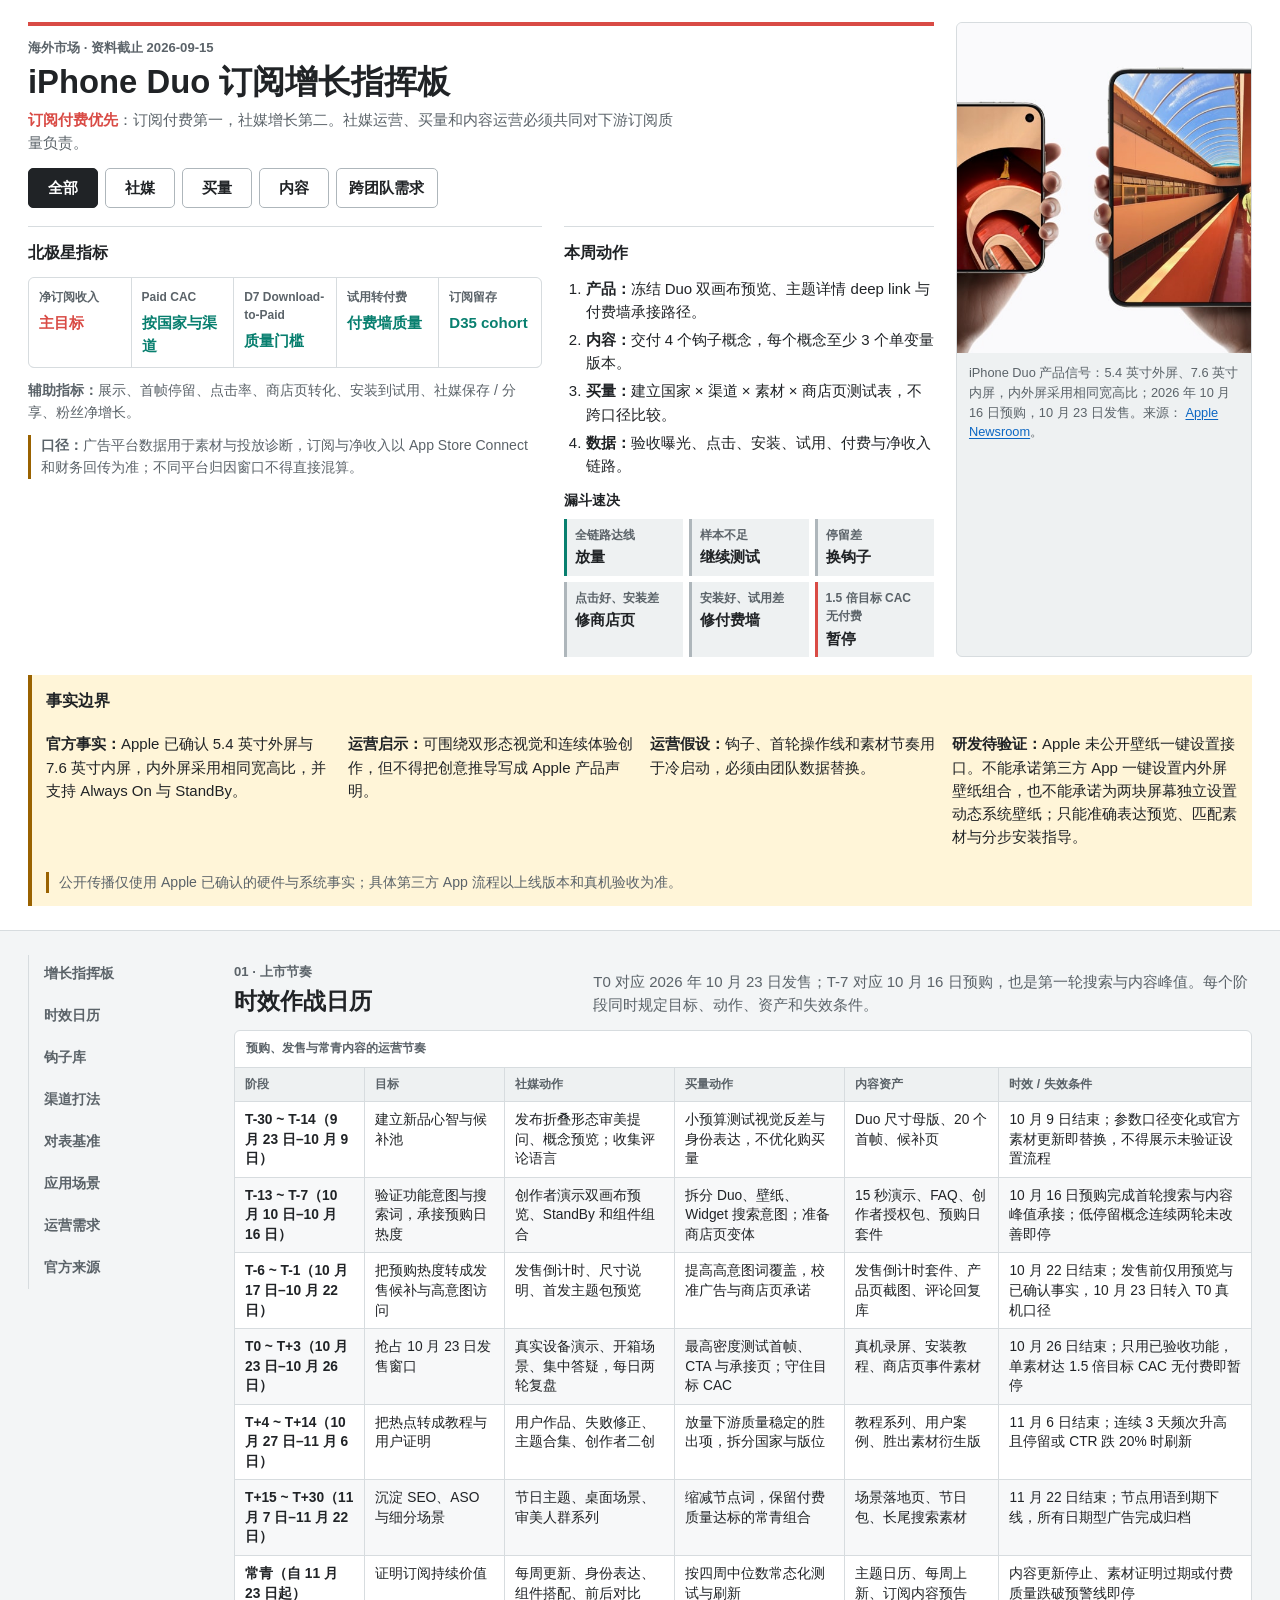
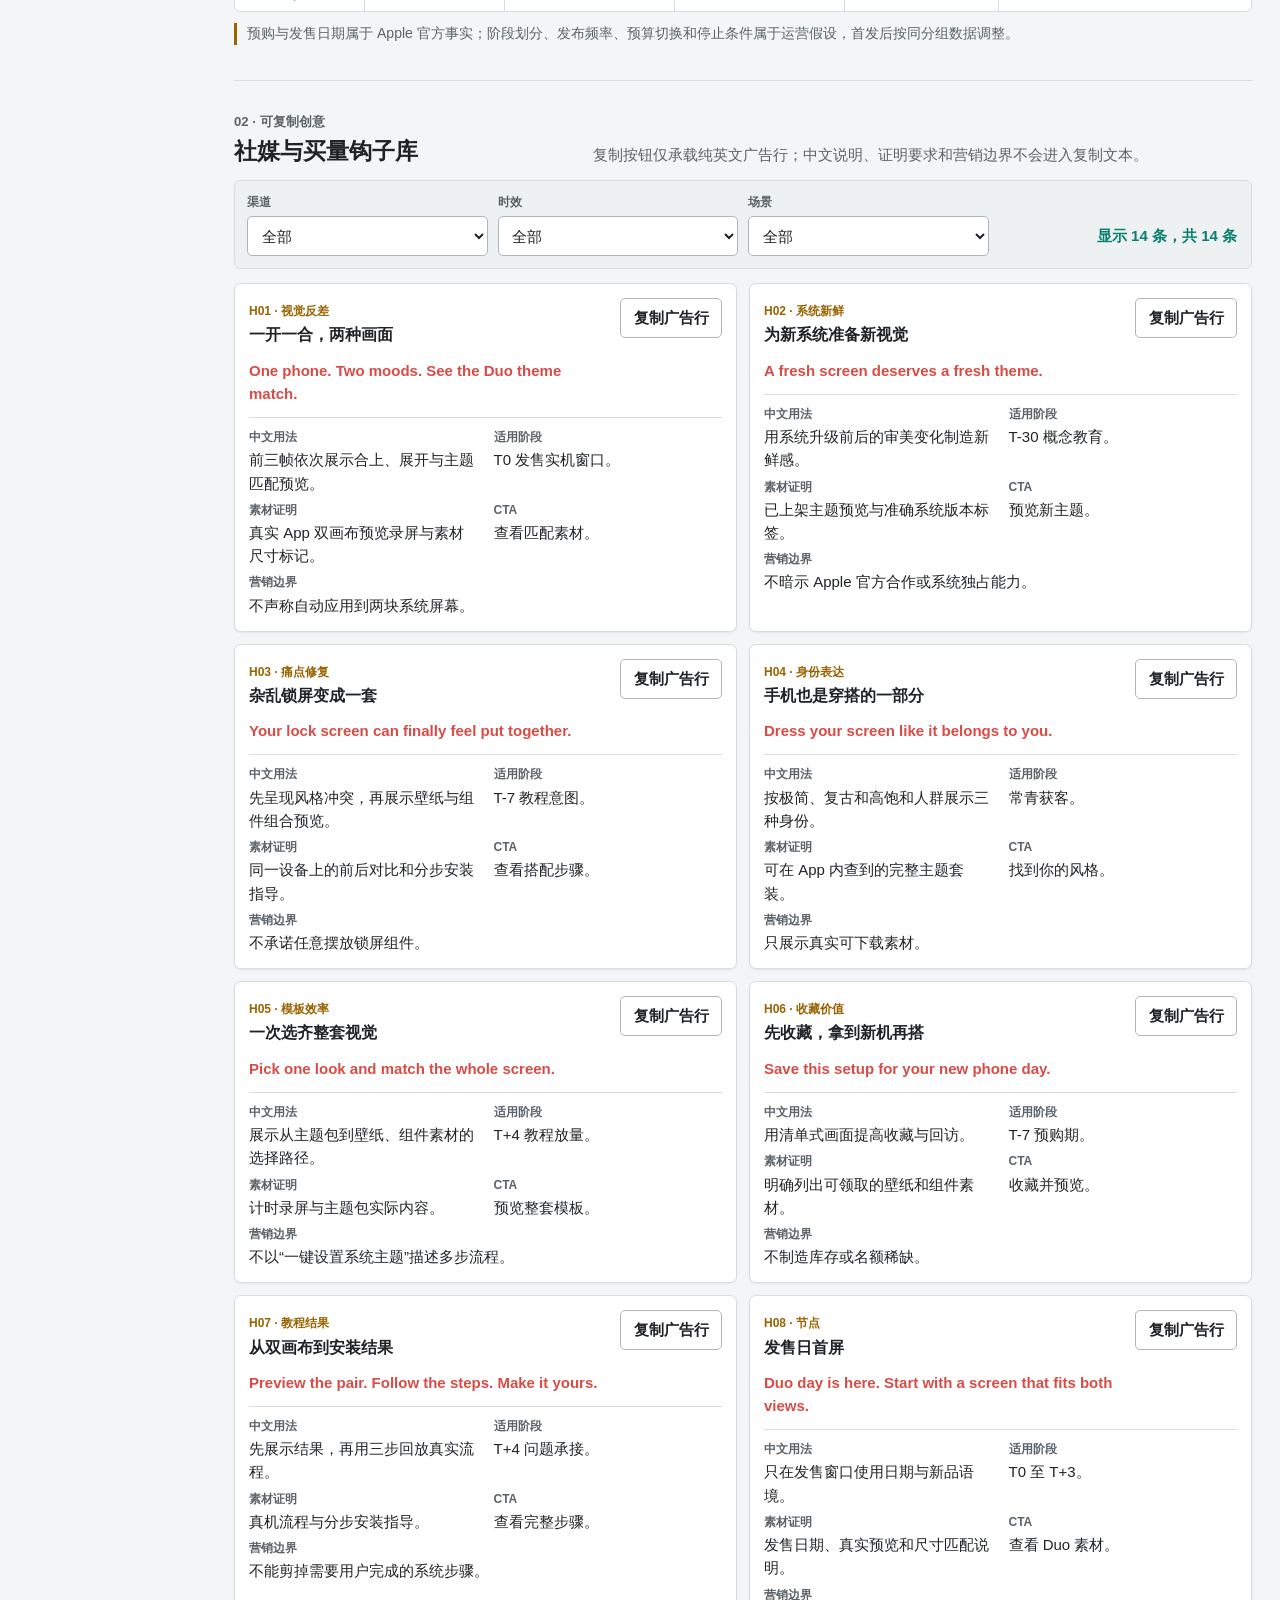
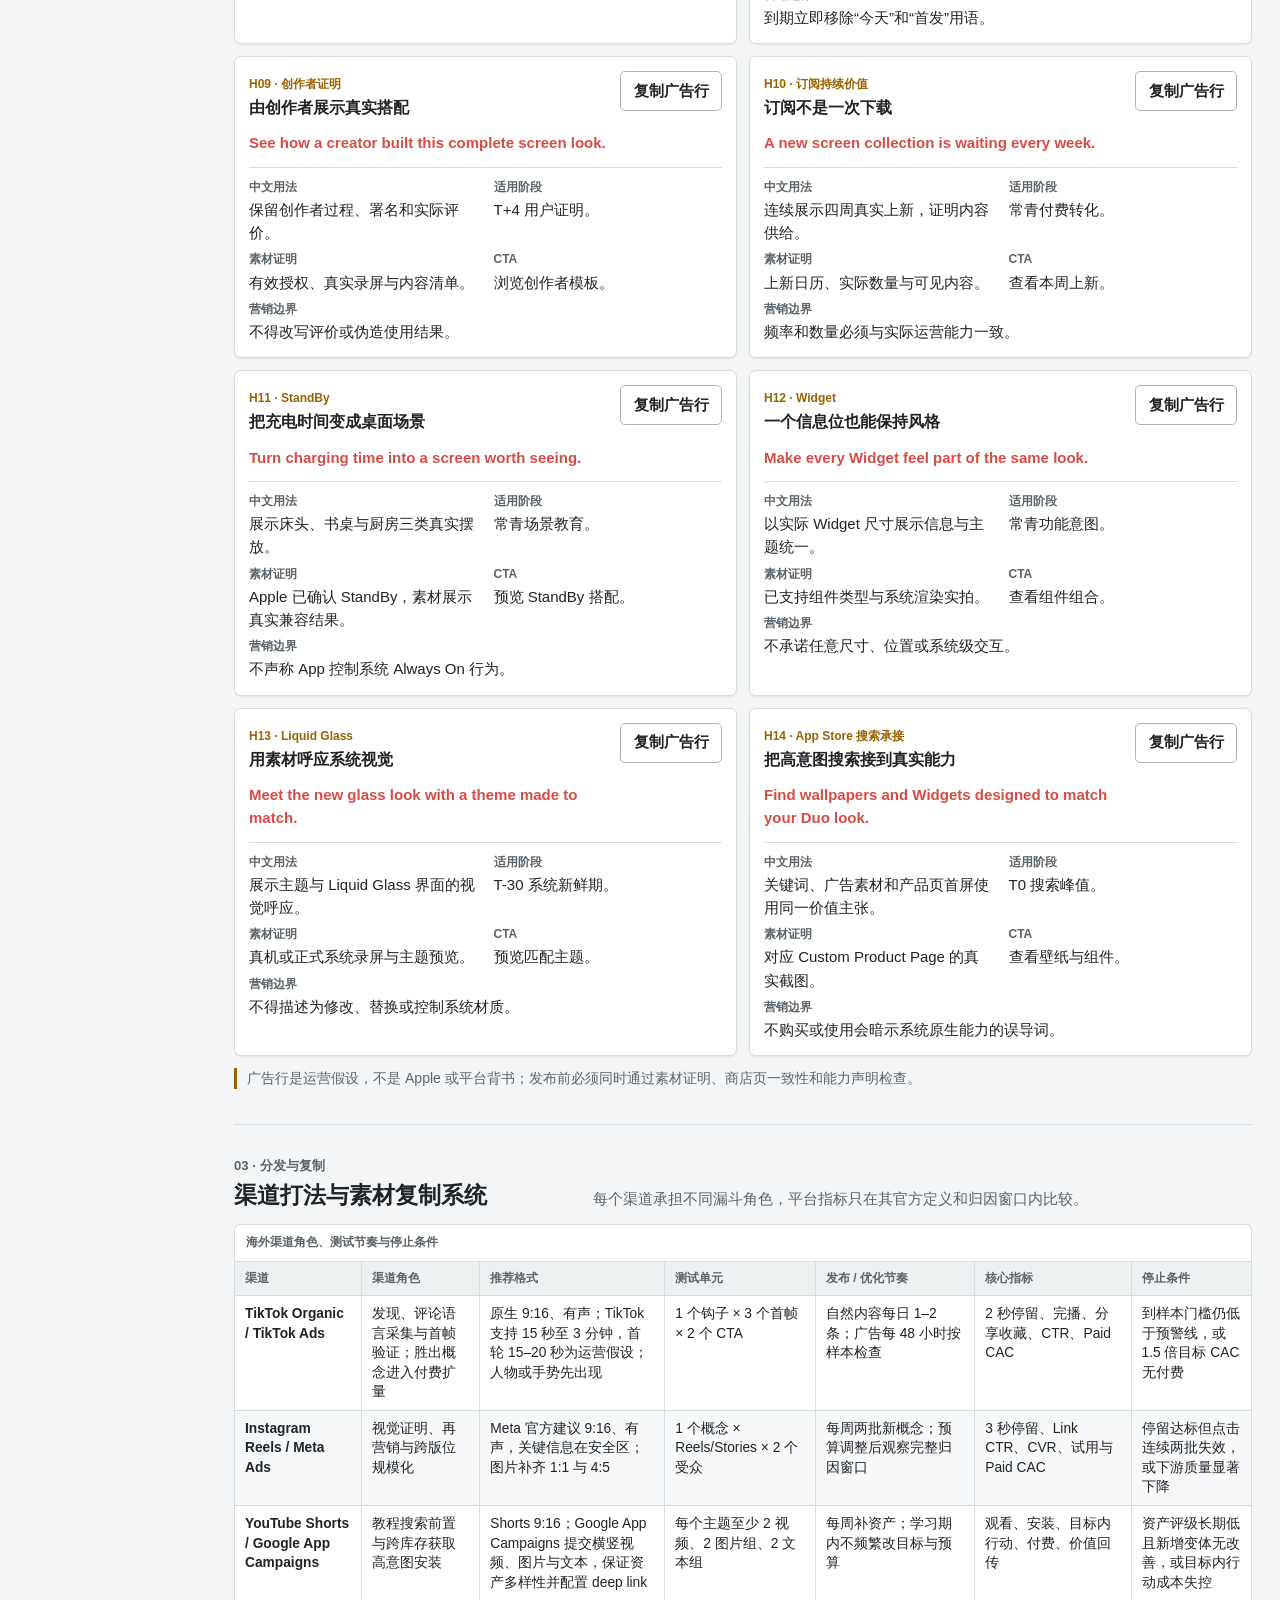
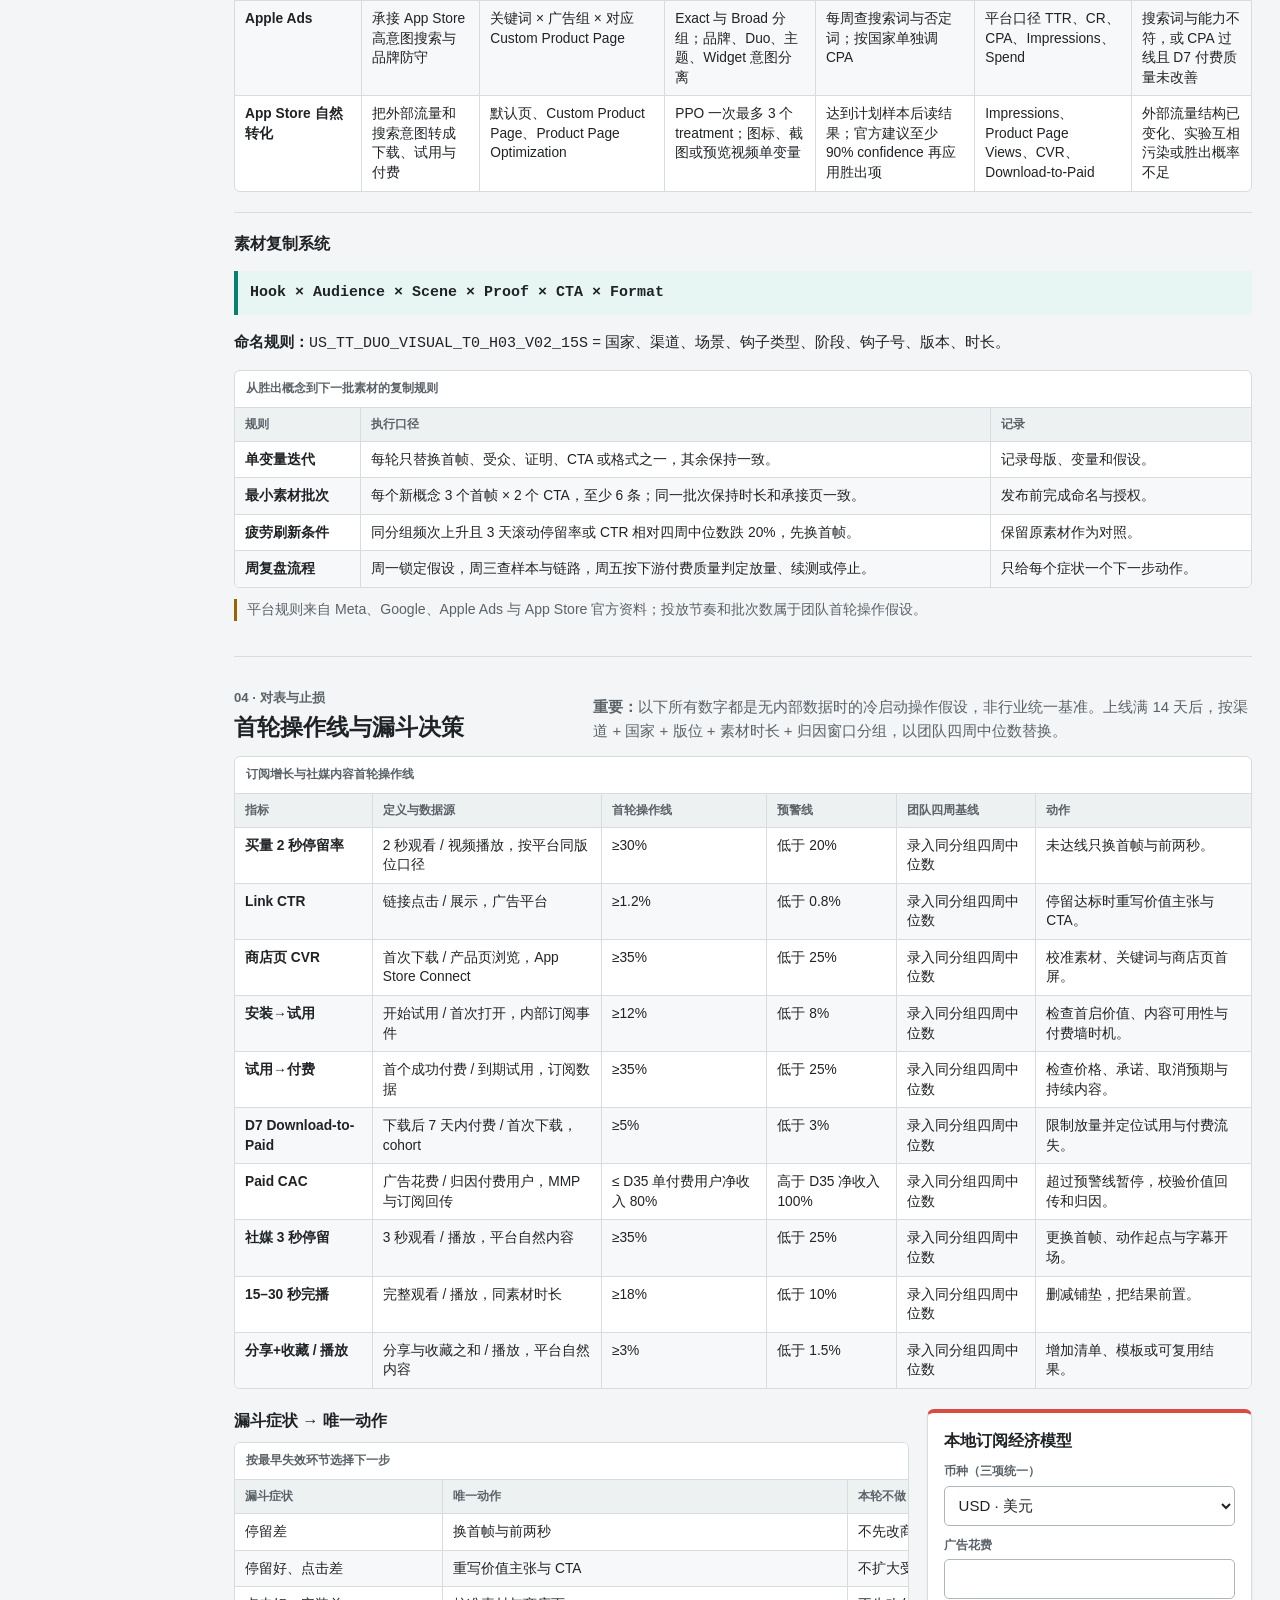
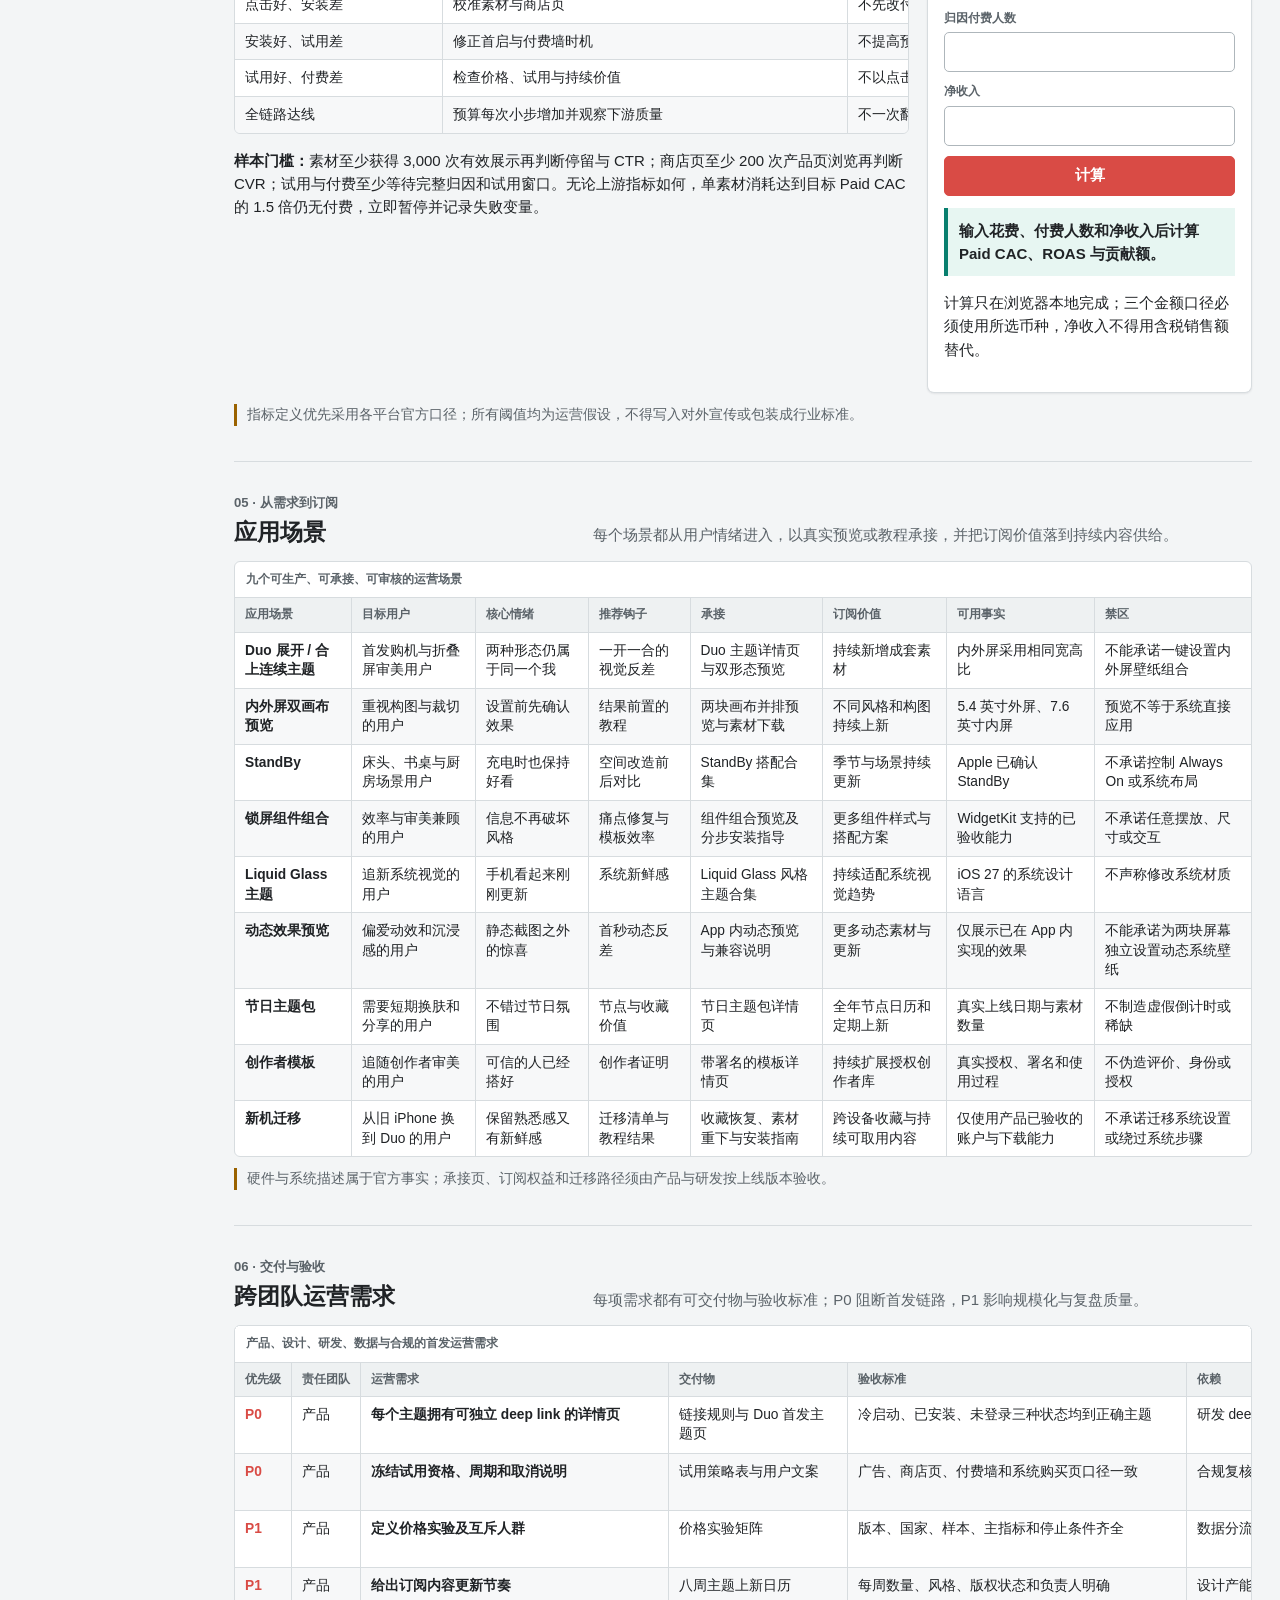
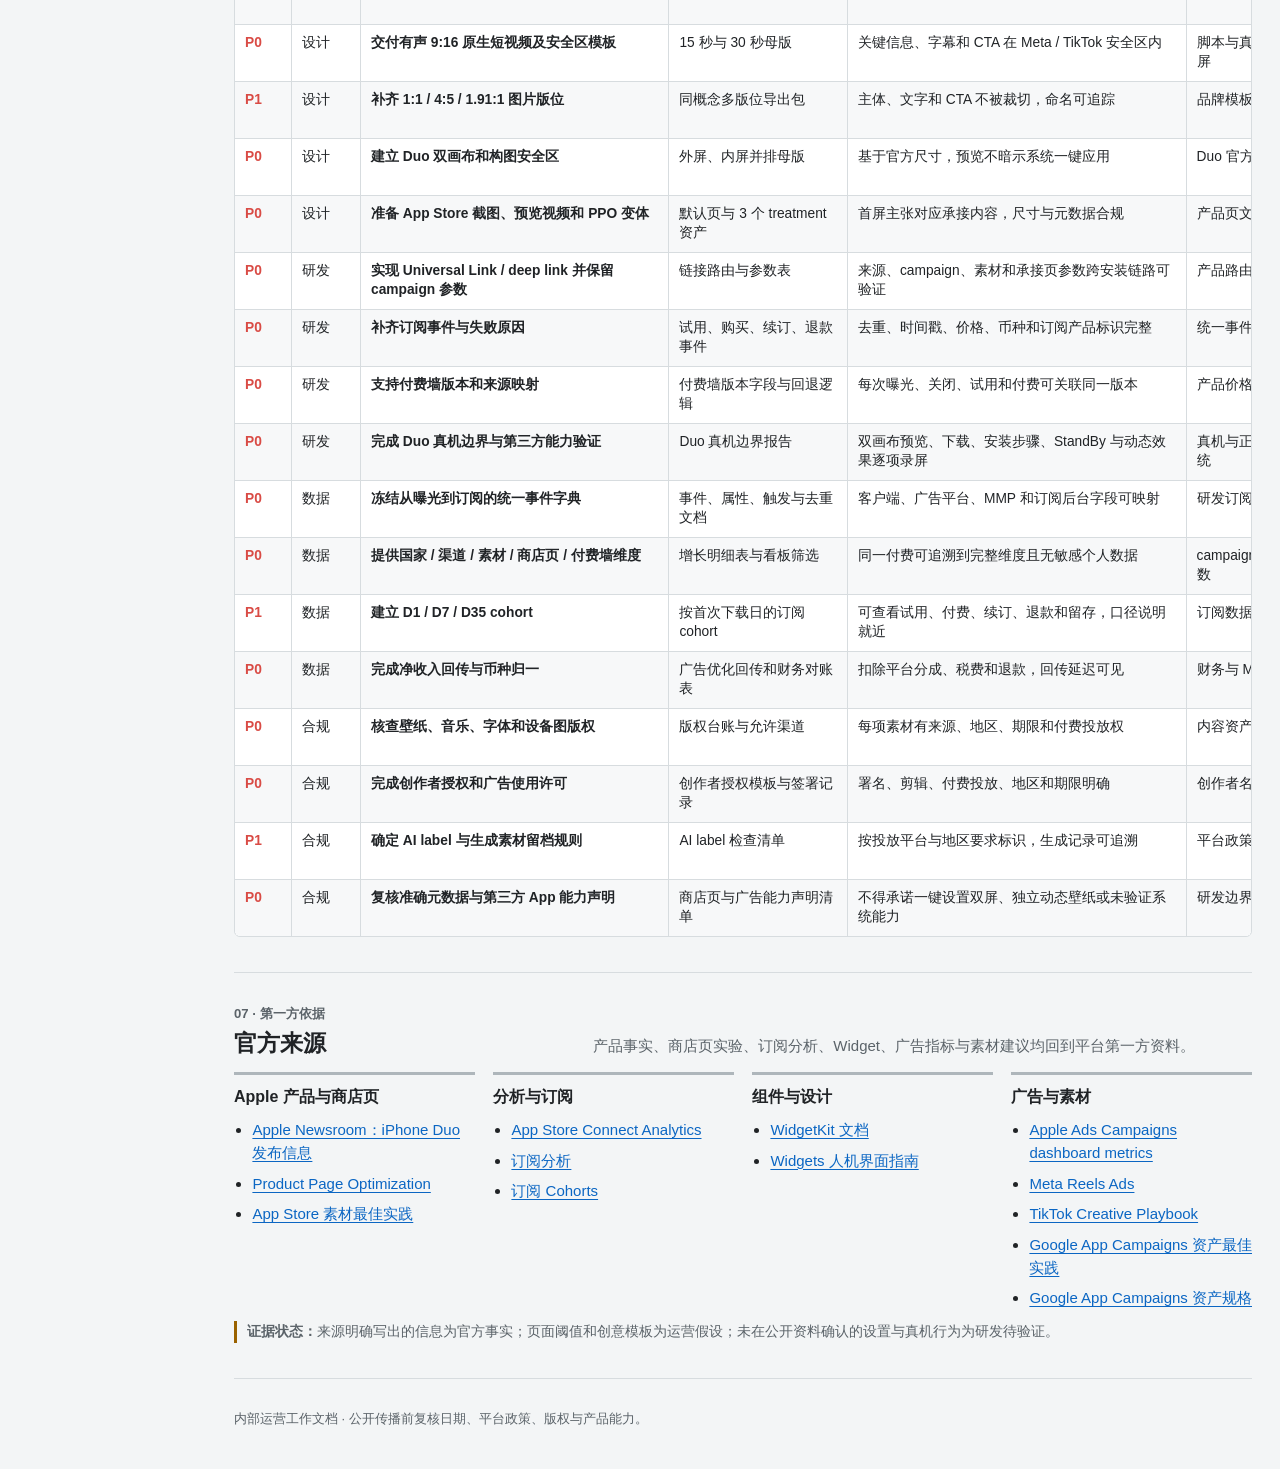
<file: operations.html>
<!doctype html>
<html lang="zh-CN">
<head>
  <meta charset="utf-8">
  <meta name="viewport" content="width=device-width, initial-scale=1">
  <meta name="description" content="面向海外市场的 iOS 主题类 App 订阅增长运营工作文档">
  <title>iPhone Duo 海外订阅增长运营工作台</title>
  <link rel="stylesheet" href="operations.css">
</head>
<body data-view="全部">
  <a class="skip-link" href="#main-content">跳到主要内容</a>
  <p id="status-message" class="sr-only" role="status" aria-live="polite"></p>

  <header id="command" class="command-board">
    <div class="command-heading">
      <p class="eyebrow">海外市场 · 资料截止 2026-09-15</p>
      <h1>iPhone Duo 订阅增长指挥板</h1>
      <p class="priority-line"><strong>订阅付费优先</strong>：订阅付费第一，社媒增长第二。社媒运营、买量和内容运营必须共同对下游订阅质量负责。</p>
      <nav id="view-switcher" class="view-switcher" aria-label="运营视图">
        <button type="button" data-view="全部" aria-pressed="true">全部</button>
        <button type="button" data-view="社媒" aria-pressed="false">社媒</button>
        <button type="button" data-view="买量" aria-pressed="false">买量</button>
        <button type="button" data-view="内容" aria-pressed="false">内容</button>
        <button type="button" data-view="跨团队需求" aria-pressed="false">跨团队需求</button>
      </nav>
    </div>

    <section class="north-star" aria-labelledby="north-star-title">
      <h2 id="north-star-title">北极星指标</h2>
      <dl class="metric-strip">
        <div><dt>净订阅收入</dt><dd>主目标</dd></div>
        <div><dt>Paid CAC</dt><dd>按国家与渠道</dd></div>
        <div><dt>D7 Download-to-Paid</dt><dd>质量门槛</dd></div>
        <div><dt>试用转付费</dt><dd>付费墙质量</dd></div>
        <div><dt>订阅留存</dt><dd>D35 cohort</dd></div>
      </dl>
      <p class="supporting-metrics"><strong>辅助指标：</strong>展示、首帧停留、点击率、商店页转化、安装到试用、社媒保存 / 分享、粉丝净增长。</p>
      <p class="source-note"><strong>口径：</strong>广告平台数据用于素材与投放诊断，订阅与净收入以 App Store Connect 和财务回传为准；不同平台归因窗口不得直接混算。</p>
    </section>

    <section class="weekly-actions" aria-labelledby="weekly-actions-title">
      <h2 id="weekly-actions-title">本周动作</h2>
      <ol>
        <li><strong>产品：</strong>冻结 Duo 双画布预览、主题详情 deep link 与付费墙承接路径。</li>
        <li><strong>内容：</strong>交付 4 个钩子概念，每个概念至少 3 个单变量版本。</li>
        <li><strong>买量：</strong>建立国家 × 渠道 × 素材 × 商店页测试表，不跨口径比较。</li>
        <li><strong>数据：</strong>验收曝光、点击、安装、试用、付费与净收入链路。</li>
      </ol>
      <h3>漏斗速决</h3>
      <dl class="command-decisions">
        <div><dt>全链路达线</dt><dd>放量</dd></div>
        <div><dt>样本不足</dt><dd>继续测试</dd></div>
        <div><dt>停留差</dt><dd>换钩子</dd></div>
        <div><dt>点击好、安装差</dt><dd>修商店页</dd></div>
        <div><dt>安装好、试用差</dt><dd>修付费墙</dd></div>
        <div><dt>1.5 倍目标 CAC 无付费</dt><dd>暂停</dd></div>
      </dl>
    </section>

    <figure class="duo-signal">
      <img src="assets/apple-iphone-duo-display-sizes.jpg" alt="苹果 iPhone Duo 展开与合上时的内外屏尺寸示意" loading="eager">
      <figcaption>
        iPhone Duo 产品信号：5.4 英寸外屏、7.6 英寸内屏，内外屏采用相同宽高比；2026 年 10 月 16 日预购，10 月 23 日发售。来源：
        <a href="https://www.apple.com/newsroom/2026/09/apple-unveils-iphone-duo/" target="_blank" rel="noopener noreferrer">Apple Newsroom</a>。
      </figcaption>
    </figure>

    <aside class="fact-boundary" aria-labelledby="fact-boundary-title">
      <h2 id="fact-boundary-title">事实边界</h2>
      <p><strong>官方事实：</strong>Apple 已确认 5.4 英寸外屏与 7.6 英寸内屏，内外屏采用相同宽高比，并支持 Always On 与 StandBy。</p>
      <p><strong>运营启示：</strong>可围绕双形态视觉和连续体验创作，但不得把创意推导写成 Apple 产品声明。</p>
      <p><strong>运营假设：</strong>钩子、首轮操作线和素材节奏用于冷启动，必须由团队数据替换。</p>
      <p><strong>研发待验证：</strong>Apple 未公开壁纸一键设置接口。不能承诺第三方 App 一键设置内外屏壁纸组合，也不能承诺为两块屏幕独立设置动态系统壁纸；只能准确表达预览、匹配素材与分步安装指导。</p>
      <p class="source-note">公开传播仅使用 Apple 已确认的硬件与系统事实；具体第三方 App 流程以上线版本和真机验收为准。</p>
    </aside>
  </header>

  <div class="page-shell">
    <aside class="section-nav" aria-label="工作台章节">
      <nav>
        <a href="#command">增长指挥板</a>
        <a href="#calendar">时效日历</a>
        <a href="#hooks">钩子库</a>
        <a href="#channels">渠道打法</a>
        <a href="#benchmarks">对表基准</a>
        <a href="#scenarios">应用场景</a>
        <a href="#requirements">运营需求</a>
        <a href="#sources">官方来源</a>
      </nav>
    </aside>

    <main id="main-content">
      <section id="calendar" data-view-group="社媒 买量 内容" aria-labelledby="calendar-title">
        <div class="section-heading">
          <p class="section-index">01 · 上市节奏</p>
          <h2 id="calendar-title">时效作战日历</h2>
          <p>T0 对应 2026 年 10 月 23 日发售；T-7 对应 10 月 16 日预购，也是第一轮搜索与内容峰值。每个阶段同时规定目标、动作、资产和失效条件。</p>
        </div>
        <div class="table-wrap">
          <table>
            <caption>预购、发售与常青内容的运营节奏</caption>
            <thead>
              <tr><th scope="col">阶段</th><th scope="col">目标</th><th scope="col">社媒动作</th><th scope="col">买量动作</th><th scope="col">内容资产</th><th scope="col">时效 / 失效条件</th></tr>
            </thead>
            <tbody>
              <tr><th scope="row">T-30 ~ T-14（9 月 23 日–10 月 9 日）</th><td>建立新品心智与候补池</td><td>发布折叠形态审美提问、概念预览；收集评论语言</td><td>小预算测试视觉反差与身份表达，不优化购买量</td><td>Duo 尺寸母版、20 个首帧、候补页</td><td>10 月 9 日结束；参数口径变化或官方素材更新即替换，不得展示未验证设置流程</td></tr>
              <tr><th scope="row">T-13 ~ T-7（10 月 10 日–10 月 16 日）</th><td>验证功能意图与搜索词，承接预购日热度</td><td>创作者演示双画布预览、StandBy 和组件组合</td><td>拆分 Duo、壁纸、Widget 搜索意图；准备商店页变体</td><td>15 秒演示、FAQ、创作者授权包、预购日套件</td><td>10 月 16 日预购完成首轮搜索与内容峰值承接；低停留概念连续两轮未改善即停</td></tr>
              <tr><th scope="row">T-6 ~ T-1（10 月 17 日–10 月 22 日）</th><td>把预购热度转成发售候补与高意图访问</td><td>发售倒计时、尺寸说明、首发主题包预览</td><td>提高高意图词覆盖，校准广告与商店页承诺</td><td>发售倒计时套件、产品页截图、评论回复库</td><td>10 月 22 日结束；发售前仅用预览与已确认事实，10 月 23 日转入 T0 真机口径</td></tr>
              <tr><th scope="row">T0 ~ T+3（10 月 23 日–10 月 26 日）</th><td>抢占 10 月 23 日发售窗口</td><td>真实设备演示、开箱场景、集中答疑，每日两轮复盘</td><td>最高密度测试首帧、CTA 与承接页；守住目标 CAC</td><td>真机录屏、安装教程、商店页事件素材</td><td>10 月 26 日结束；只用已验收功能，单素材达 1.5 倍目标 CAC 无付费即暂停</td></tr>
              <tr><th scope="row">T+4 ~ T+14（10 月 27 日–11 月 6 日）</th><td>把热点转成教程与用户证明</td><td>用户作品、失败修正、主题合集、创作者二创</td><td>放量下游质量稳定的胜出项，拆分国家与版位</td><td>教程系列、用户案例、胜出素材衍生版</td><td>11 月 6 日结束；连续 3 天频次升高且停留或 CTR 跌 20% 时刷新</td></tr>
              <tr><th scope="row">T+15 ~ T+30（11 月 7 日–11 月 22 日）</th><td>沉淀 SEO、ASO 与细分场景</td><td>节日主题、桌面场景、审美人群系列</td><td>缩减节点词，保留付费质量达标的常青组合</td><td>场景落地页、节日包、长尾搜索素材</td><td>11 月 22 日结束；节点用语到期下线，所有日期型广告完成归档</td></tr>
              <tr><th scope="row">常青（自 11 月 23 日起）</th><td>证明订阅持续价值</td><td>每周更新、身份表达、组件搭配、前后对比</td><td>按四周中位数常态化测试与刷新</td><td>主题日历、每周上新、订阅内容预告</td><td>内容更新停止、素材证明过期或付费质量跌破预警线即停</td></tr>
            </tbody>
          </table>
        </div>
        <p class="source-note">预购与发售日期属于 Apple 官方事实；阶段划分、发布频率、预算切换和停止条件属于运营假设，首发后按同分组数据调整。</p>
      </section>

      <section id="hooks" data-view-group="社媒 买量 内容" aria-labelledby="hooks-title">
        <div class="section-heading">
          <p class="section-index">02 · 可复制创意</p>
          <h2 id="hooks-title">社媒与买量钩子库</h2>
          <p>复制按钮仅承载纯英文广告行；中文说明、证明要求和营销边界不会进入复制文本。</p>
        </div>

        <form class="hook-filters" aria-label="钩子筛选">
          <div><label for="hook-channel">渠道</label><select id="hook-channel" name="channel"><option>全部</option><option>TikTok</option><option>Meta</option><option>YouTube</option><option>Apple Ads</option><option>多渠道</option></select></div>
          <div><label for="hook-timing">时效</label><select id="hook-timing" name="timing"><option>全部</option><option>T-30</option><option>T-7</option><option>T0</option><option>T+4</option><option>常青</option></select></div>
          <div><label for="hook-scenario">场景</label><select id="hook-scenario" name="scenario"><option>全部</option><option>Duo</option><option>StandBy</option><option>组件</option><option>主题</option><option>订阅</option></select></div>
          <p id="hook-count" role="status" aria-live="polite">显示 14 条钩子</p>
        </form>
        <p id="hook-empty" role="status" aria-live="polite" hidden>没有符合当前筛选条件的钩子。</p>

        <div class="hook-list">
          <article class="hook-item" data-channel="TikTok" data-timing="T0" data-scenario="Duo">
            <header><span>H01 · 视觉反差</span><h3>一开一合，两种画面</h3></header>
            <p class="ad-line" lang="en">One phone. Two moods. See the Duo theme match.</p>
            <button type="button" data-copy-text="One phone. Two moods. See the Duo theme match." aria-label="复制 H01 广告行">复制广告行</button>
            <dl><div><dt>中文用法</dt><dd>前三帧依次展示合上、展开与主题匹配预览。</dd></div><div><dt>适用阶段</dt><dd>T0 发售实机窗口。</dd></div><div><dt>素材证明</dt><dd>真实 App 双画布预览录屏与素材尺寸标记。</dd></div><div><dt>CTA</dt><dd>查看匹配素材。</dd></div><div><dt>营销边界</dt><dd>不声称自动应用到两块系统屏幕。</dd></div></dl>
          </article>

          <article class="hook-item" data-channel="Meta" data-timing="T-30" data-scenario="主题">
            <header><span>H02 · 系统新鲜</span><h3>为新系统准备新视觉</h3></header>
            <p class="ad-line" lang="en">A fresh screen deserves a fresh theme.</p>
            <button type="button" data-copy-text="A fresh screen deserves a fresh theme." aria-label="复制 H02 广告行">复制广告行</button>
            <dl><div><dt>中文用法</dt><dd>用系统升级前后的审美变化制造新鲜感。</dd></div><div><dt>适用阶段</dt><dd>T-30 概念教育。</dd></div><div><dt>素材证明</dt><dd>已上架主题预览与准确系统版本标签。</dd></div><div><dt>CTA</dt><dd>预览新主题。</dd></div><div><dt>营销边界</dt><dd>不暗示 Apple 官方合作或系统独占能力。</dd></div></dl>
          </article>

          <article class="hook-item" data-channel="YouTube" data-timing="T-7" data-scenario="组件">
            <header><span>H03 · 痛点修复</span><h3>杂乱锁屏变成一套</h3></header>
            <p class="ad-line" lang="en">Your lock screen can finally feel put together.</p>
            <button type="button" data-copy-text="Your lock screen can finally feel put together." aria-label="复制 H03 广告行">复制广告行</button>
            <dl><div><dt>中文用法</dt><dd>先呈现风格冲突，再展示壁纸与组件组合预览。</dd></div><div><dt>适用阶段</dt><dd>T-7 教程意图。</dd></div><div><dt>素材证明</dt><dd>同一设备上的前后对比和分步安装指导。</dd></div><div><dt>CTA</dt><dd>查看搭配步骤。</dd></div><div><dt>营销边界</dt><dd>不承诺任意摆放锁屏组件。</dd></div></dl>
          </article>

          <article class="hook-item" data-channel="TikTok" data-timing="常青" data-scenario="主题">
            <header><span>H04 · 身份表达</span><h3>手机也是穿搭的一部分</h3></header>
            <p class="ad-line" lang="en">Dress your screen like it belongs to you.</p>
            <button type="button" data-copy-text="Dress your screen like it belongs to you." aria-label="复制 H04 广告行">复制广告行</button>
            <dl><div><dt>中文用法</dt><dd>按极简、复古和高饱和人群展示三种身份。</dd></div><div><dt>适用阶段</dt><dd>常青获客。</dd></div><div><dt>素材证明</dt><dd>可在 App 内查到的完整主题套装。</dd></div><div><dt>CTA</dt><dd>找到你的风格。</dd></div><div><dt>营销边界</dt><dd>只展示真实可下载素材。</dd></div></dl>
          </article>

          <article class="hook-item" data-channel="Meta" data-timing="T+4" data-scenario="主题">
            <header><span>H05 · 模板效率</span><h3>一次选齐整套视觉</h3></header>
            <p class="ad-line" lang="en">Pick one look and match the whole screen.</p>
            <button type="button" data-copy-text="Pick one look and match the whole screen." aria-label="复制 H05 广告行">复制广告行</button>
            <dl><div><dt>中文用法</dt><dd>展示从主题包到壁纸、组件素材的选择路径。</dd></div><div><dt>适用阶段</dt><dd>T+4 教程放量。</dd></div><div><dt>素材证明</dt><dd>计时录屏与主题包实际内容。</dd></div><div><dt>CTA</dt><dd>预览整套模板。</dd></div><div><dt>营销边界</dt><dd>不以“一键设置系统主题”描述多步流程。</dd></div></dl>
          </article>

          <article class="hook-item" data-channel="TikTok" data-timing="T-7" data-scenario="主题">
            <header><span>H06 · 收藏价值</span><h3>先收藏，拿到新机再搭</h3></header>
            <p class="ad-line" lang="en">Save this setup for your new phone day.</p>
            <button type="button" data-copy-text="Save this setup for your new phone day." aria-label="复制 H06 广告行">复制广告行</button>
            <dl><div><dt>中文用法</dt><dd>用清单式画面提高收藏与回访。</dd></div><div><dt>适用阶段</dt><dd>T-7 预购期。</dd></div><div><dt>素材证明</dt><dd>明确列出可领取的壁纸和组件素材。</dd></div><div><dt>CTA</dt><dd>收藏并预览。</dd></div><div><dt>营销边界</dt><dd>不制造库存或名额稀缺。</dd></div></dl>
          </article>

          <article class="hook-item" data-channel="YouTube" data-timing="T+4" data-scenario="Duo">
            <header><span>H07 · 教程结果</span><h3>从双画布到安装结果</h3></header>
            <p class="ad-line" lang="en">Preview the pair. Follow the steps. Make it yours.</p>
            <button type="button" data-copy-text="Preview the pair. Follow the steps. Make it yours." aria-label="复制 H07 广告行">复制广告行</button>
            <dl><div><dt>中文用法</dt><dd>先展示结果，再用三步回放真实流程。</dd></div><div><dt>适用阶段</dt><dd>T+4 问题承接。</dd></div><div><dt>素材证明</dt><dd>真机流程与分步安装指导。</dd></div><div><dt>CTA</dt><dd>查看完整步骤。</dd></div><div><dt>营销边界</dt><dd>不能剪掉需要用户完成的系统步骤。</dd></div></dl>
          </article>

          <article class="hook-item" data-channel="多渠道" data-timing="T0" data-scenario="Duo">
            <header><span>H08 · 节点</span><h3>发售日首屏</h3></header>
            <p class="ad-line" lang="en">Duo day is here. Start with a screen that fits both views.</p>
            <button type="button" data-copy-text="Duo day is here. Start with a screen that fits both views." aria-label="复制 H08 广告行">复制广告行</button>
            <dl><div><dt>中文用法</dt><dd>只在发售窗口使用日期与新品语境。</dd></div><div><dt>适用阶段</dt><dd>T0 至 T+3。</dd></div><div><dt>素材证明</dt><dd>发售日期、真实预览和尺寸匹配说明。</dd></div><div><dt>CTA</dt><dd>查看 Duo 素材。</dd></div><div><dt>营销边界</dt><dd>到期立即移除“今天”和“首发”用语。</dd></div></dl>
          </article>

          <article class="hook-item" data-channel="TikTok" data-timing="T+4" data-scenario="主题">
            <header><span>H09 · 创作者证明</span><h3>由创作者展示真实搭配</h3></header>
            <p class="ad-line" lang="en">See how a creator built this complete screen look.</p>
            <button type="button" data-copy-text="See how a creator built this complete screen look." aria-label="复制 H09 广告行">复制广告行</button>
            <dl><div><dt>中文用法</dt><dd>保留创作者过程、署名和实际评价。</dd></div><div><dt>适用阶段</dt><dd>T+4 用户证明。</dd></div><div><dt>素材证明</dt><dd>有效授权、真实录屏与内容清单。</dd></div><div><dt>CTA</dt><dd>浏览创作者模板。</dd></div><div><dt>营销边界</dt><dd>不得改写评价或伪造使用结果。</dd></div></dl>
          </article>

          <article class="hook-item" data-channel="Meta" data-timing="常青" data-scenario="订阅">
            <header><span>H10 · 订阅持续价值</span><h3>订阅不是一次下载</h3></header>
            <p class="ad-line" lang="en">A new screen collection is waiting every week.</p>
            <button type="button" data-copy-text="A new screen collection is waiting every week." aria-label="复制 H10 广告行">复制广告行</button>
            <dl><div><dt>中文用法</dt><dd>连续展示四周真实上新，证明内容供给。</dd></div><div><dt>适用阶段</dt><dd>常青付费转化。</dd></div><div><dt>素材证明</dt><dd>上新日历、实际数量与可见内容。</dd></div><div><dt>CTA</dt><dd>查看本周上新。</dd></div><div><dt>营销边界</dt><dd>频率和数量必须与实际运营能力一致。</dd></div></dl>
          </article>

          <article class="hook-item" data-channel="YouTube" data-timing="常青" data-scenario="StandBy">
            <header><span>H11 · StandBy</span><h3>把充电时间变成桌面场景</h3></header>
            <p class="ad-line" lang="en">Turn charging time into a screen worth seeing.</p>
            <button type="button" data-copy-text="Turn charging time into a screen worth seeing." aria-label="复制 H11 广告行">复制广告行</button>
            <dl><div><dt>中文用法</dt><dd>展示床头、书桌与厨房三类真实摆放。</dd></div><div><dt>适用阶段</dt><dd>常青场景教育。</dd></div><div><dt>素材证明</dt><dd>Apple 已确认 StandBy，素材展示真实兼容结果。</dd></div><div><dt>CTA</dt><dd>预览 StandBy 搭配。</dd></div><div><dt>营销边界</dt><dd>不声称 App 控制系统 Always On 行为。</dd></div></dl>
          </article>

          <article class="hook-item" data-channel="TikTok" data-timing="常青" data-scenario="组件">
            <header><span>H12 · Widget</span><h3>一个信息位也能保持风格</h3></header>
            <p class="ad-line" lang="en">Make every Widget feel part of the same look.</p>
            <button type="button" data-copy-text="Make every Widget feel part of the same look." aria-label="复制 H12 广告行">复制广告行</button>
            <dl><div><dt>中文用法</dt><dd>以实际 Widget 尺寸展示信息与主题统一。</dd></div><div><dt>适用阶段</dt><dd>常青功能意图。</dd></div><div><dt>素材证明</dt><dd>已支持组件类型与系统渲染实拍。</dd></div><div><dt>CTA</dt><dd>查看组件组合。</dd></div><div><dt>营销边界</dt><dd>不承诺任意尺寸、位置或系统级交互。</dd></div></dl>
          </article>

          <article class="hook-item" data-channel="Meta" data-timing="T-30" data-scenario="主题">
            <header><span>H13 · Liquid Glass</span><h3>用素材呼应系统视觉</h3></header>
            <p class="ad-line" lang="en">Meet the new glass look with a theme made to match.</p>
            <button type="button" data-copy-text="Meet the new glass look with a theme made to match." aria-label="复制 H13 广告行">复制广告行</button>
            <dl><div><dt>中文用法</dt><dd>展示主题与 Liquid Glass 界面的视觉呼应。</dd></div><div><dt>适用阶段</dt><dd>T-30 系统新鲜期。</dd></div><div><dt>素材证明</dt><dd>真机或正式系统录屏与主题预览。</dd></div><div><dt>CTA</dt><dd>预览匹配主题。</dd></div><div><dt>营销边界</dt><dd>不得描述为修改、替换或控制系统材质。</dd></div></dl>
          </article>

          <article class="hook-item" data-channel="Apple Ads" data-timing="T0" data-scenario="Duo">
            <header><span>H14 · App Store 搜索承接</span><h3>把高意图搜索接到真实能力</h3></header>
            <p class="ad-line" lang="en">Find wallpapers and Widgets designed to match your Duo look.</p>
            <button type="button" data-copy-text="Find wallpapers and Widgets designed to match your Duo look." aria-label="复制 H14 广告行">复制广告行</button>
            <dl><div><dt>中文用法</dt><dd>关键词、广告素材和产品页首屏使用同一价值主张。</dd></div><div><dt>适用阶段</dt><dd>T0 搜索峰值。</dd></div><div><dt>素材证明</dt><dd>对应 Custom Product Page 的真实截图。</dd></div><div><dt>CTA</dt><dd>查看壁纸与组件。</dd></div><div><dt>营销边界</dt><dd>不购买或使用会暗示系统原生能力的误导词。</dd></div></dl>
          </article>
        </div>
        <p class="source-note">广告行是运营假设，不是 Apple 或平台背书；发布前必须同时通过素材证明、商店页一致性和能力声明检查。</p>
      </section>

      <section id="channels" data-view-group="社媒 买量 内容" aria-labelledby="channels-title">
        <div class="section-heading">
          <p class="section-index">03 · 分发与复制</p>
          <h2 id="channels-title">渠道打法与素材复制系统</h2>
          <p>每个渠道承担不同漏斗角色，平台指标只在其官方定义和归因窗口内比较。</p>
        </div>
        <div class="table-wrap">
          <table>
            <caption>海外渠道角色、测试节奏与停止条件</caption>
            <thead><tr><th scope="col">渠道</th><th scope="col">渠道角色</th><th scope="col">推荐格式</th><th scope="col">测试单元</th><th scope="col">发布 / 优化节奏</th><th scope="col">核心指标</th><th scope="col">停止条件</th></tr></thead>
            <tbody>
              <tr><th scope="row">TikTok Organic / TikTok Ads</th><td>发现、评论语言采集与首帧验证；胜出概念进入付费扩量</td><td>原生 9:16、有声；TikTok 支持 15 秒至 3 分钟，首轮 15–20 秒为运营假设；人物或手势先出现</td><td>1 个钩子 × 3 个首帧 × 2 个 CTA</td><td>自然内容每日 1–2 条；广告每 48 小时按样本检查</td><td>2 秒停留、完播、分享收藏、CTR、Paid CAC</td><td>到样本门槛仍低于预警线，或 1.5 倍目标 CAC 无付费</td></tr>
              <tr><th scope="row">Instagram Reels / Meta Ads</th><td>视觉证明、再营销与跨版位规模化</td><td>Meta 官方建议 9:16、有声，关键信息在安全区；图片补齐 1:1 与 4:5</td><td>1 个概念 × Reels/Stories × 2 个受众</td><td>每周两批新概念；预算调整后观察完整归因窗口</td><td>3 秒停留、Link CTR、CVR、试用与 Paid CAC</td><td>停留达标但点击连续两批失效，或下游质量显著下降</td></tr>
              <tr><th scope="row">YouTube Shorts / Google App Campaigns</th><td>教程搜索前置与跨库存获取高意图安装</td><td>Shorts 9:16；Google App Campaigns 提交横竖视频、图片与文本，保证资产多样性并配置 deep link</td><td>每个主题至少 2 视频、2 图片组、2 文本组</td><td>每周补资产；学习期内不频繁改目标与预算</td><td>观看、安装、目标内行动、付费、价值回传</td><td>资产评级长期低且新增变体无改善，或目标内行动成本失控</td></tr>
              <tr><th scope="row">Apple Ads</th><td>承接 App Store 高意图搜索与品牌防守</td><td>关键词 × 广告组 × 对应 Custom Product Page</td><td>Exact 与 Broad 分组；品牌、Duo、主题、Widget 意图分离</td><td>每周查搜索词与否定词；按国家单独调 CPA</td><td>平台口径 TTR、CR、CPA、Impressions、Spend</td><td>搜索词与能力不符，或 CPA 过线且 D7 付费质量未改善</td></tr>
              <tr><th scope="row">App Store 自然转化</th><td>把外部流量和搜索意图转成下载、试用与付费</td><td>默认页、Custom Product Page、Product Page Optimization</td><td>PPO 一次最多 3 个 treatment；图标、截图或预览视频单变量</td><td>达到计划样本后读结果；官方建议至少 90% confidence 再应用胜出项</td><td>Impressions、Product Page Views、CVR、Download-to-Paid</td><td>外部流量结构已变化、实验互相污染或胜出概率不足</td></tr>
            </tbody>
          </table>
        </div>

        <section class="copy-system" aria-labelledby="copy-system-title">
          <h3 id="copy-system-title">素材复制系统</h3>
          <p class="formula">Hook × Audience × Scene × Proof × CTA × Format</p>
          <p><strong>命名规则：</strong><code>US_TT_DUO_VISUAL_T0_H03_V02_15S</code> = 国家、渠道、场景、钩子类型、阶段、钩子号、版本、时长。</p>
          <div class="table-wrap">
            <table>
              <caption>从胜出概念到下一批素材的复制规则</caption>
              <thead><tr><th scope="col">规则</th><th scope="col">执行口径</th><th scope="col">记录</th></tr></thead>
              <tbody>
                <tr><th scope="row">单变量迭代</th><td>每轮只替换首帧、受众、证明、CTA 或格式之一，其余保持一致。</td><td>记录母版、变量和假设。</td></tr>
                <tr><th scope="row">最小素材批次</th><td>每个新概念 3 个首帧 × 2 个 CTA，至少 6 条；同一批次保持时长和承接页一致。</td><td>发布前完成命名与授权。</td></tr>
                <tr><th scope="row">疲劳刷新条件</th><td>同分组频次上升且 3 天滚动停留率或 CTR 相对四周中位数跌 20%，先换首帧。</td><td>保留原素材作为对照。</td></tr>
                <tr><th scope="row">周复盘流程</th><td>周一锁定假设，周三查样本与链路，周五按下游付费质量判定放量、续测或停止。</td><td>只给每个症状一个下一步动作。</td></tr>
              </tbody>
            </table>
          </div>
        </section>
        <p class="source-note">平台规则来自 Meta、Google、Apple Ads 与 App Store 官方资料；投放节奏和批次数属于团队首轮操作假设。</p>
      </section>

      <section id="benchmarks" data-view-group="社媒 买量" aria-labelledby="benchmarks-title">
        <div class="section-heading">
          <p class="section-index">04 · 对表与止损</p>
          <h2 id="benchmarks-title">首轮操作线与漏斗决策</h2>
          <p><strong>重要：</strong>以下所有数字都是无内部数据时的冷启动操作假设，非行业统一基准。上线满 14 天后，按渠道 + 国家 + 版位 + 素材时长 + 归因窗口分组，以团队四周中位数替换。</p>
        </div>
        <div class="table-wrap">
          <table>
            <caption>订阅增长与社媒内容首轮操作线</caption>
            <thead><tr><th scope="col">指标</th><th scope="col">定义与数据源</th><th scope="col">首轮操作线</th><th scope="col">预警线</th><th scope="col">团队四周基线</th><th scope="col">动作</th></tr></thead>
            <tbody>
              <tr><th scope="row">买量 2 秒停留率</th><td>2 秒观看 / 视频播放，按平台同版位口径</td><td>≥30%</td><td data-threshold="<20%">低于 20%</td><td>录入同分组四周中位数</td><td>未达线只换首帧与前两秒。</td></tr>
              <tr><th scope="row">Link CTR</th><td>链接点击 / 展示，广告平台</td><td>≥1.2%</td><td data-threshold="<0.8%">低于 0.8%</td><td>录入同分组四周中位数</td><td>停留达标时重写价值主张与 CTA。</td></tr>
              <tr><th scope="row">商店页 CVR</th><td>首次下载 / 产品页浏览，App Store Connect</td><td>≥35%</td><td data-threshold="<25%">低于 25%</td><td>录入同分组四周中位数</td><td>校准素材、关键词与商店页首屏。</td></tr>
              <tr><th scope="row">安装→试用</th><td>开始试用 / 首次打开，内部订阅事件</td><td>≥12%</td><td data-threshold="<8%">低于 8%</td><td>录入同分组四周中位数</td><td>检查首启价值、内容可用性与付费墙时机。</td></tr>
              <tr><th scope="row">试用→付费</th><td>首个成功付费 / 到期试用，订阅数据</td><td>≥35%</td><td data-threshold="<25%">低于 25%</td><td>录入同分组四周中位数</td><td>检查价格、承诺、取消预期与持续内容。</td></tr>
              <tr><th scope="row">D7 Download-to-Paid</th><td>下载后 7 天内付费 / 首次下载，cohort</td><td>≥5%</td><td data-threshold="<3%">低于 3%</td><td>录入同分组四周中位数</td><td>限制放量并定位试用与付费流失。</td></tr>
              <tr><th scope="row">Paid CAC</th><td>广告花费 / 归因付费用户，MMP 与订阅回传</td><td>≤ D35 单付费用户净收入 80%</td><td data-threshold=">100%">高于 D35 净收入 100%</td><td>录入同分组四周中位数</td><td>超过预警线暂停，校验价值回传和归因。</td></tr>
              <tr><th scope="row">社媒 3 秒停留</th><td>3 秒观看 / 播放，平台自然内容</td><td>≥35%</td><td data-threshold="<25%">低于 25%</td><td>录入同分组四周中位数</td><td>更换首帧、动作起点与字幕开场。</td></tr>
              <tr><th scope="row">15–30 秒完播</th><td>完整观看 / 播放，同素材时长</td><td>≥18%</td><td data-threshold="<10%">低于 10%</td><td>录入同分组四周中位数</td><td>删减铺垫，把结果前置。</td></tr>
              <tr><th scope="row">分享+收藏 / 播放</th><td>分享与收藏之和 / 播放，平台自然内容</td><td>≥3%</td><td data-threshold="<1.5%">低于 1.5%</td><td>录入同分组四周中位数</td><td>增加清单、模板或可复用结果。</td></tr>
            </tbody>
          </table>
        </div>

        <div class="decision-grid">
          <section aria-labelledby="funnel-decision-title">
            <h3 id="funnel-decision-title">漏斗症状 → 唯一动作</h3>
            <div class="table-wrap">
              <table>
                <caption>按最早失效环节选择下一步</caption>
                <thead><tr><th scope="col">漏斗症状</th><th scope="col">唯一动作</th><th scope="col">本轮不做</th></tr></thead>
                <tbody>
                  <tr><td>停留差</td><td>换首帧与前两秒</td><td>不先改商店页</td></tr>
                  <tr><td>停留好、点击差</td><td>重写价值主张与 CTA</td><td>不扩大受众</td></tr>
                  <tr><td>点击好、安装差</td><td>校准素材与商店页</td><td>不先改付费墙</td></tr>
                  <tr><td>安装好、试用差</td><td>修正首启与付费墙时机</td><td>不提高预算</td></tr>
                  <tr><td>试用好、付费差</td><td>检查价格、试用与持续价值</td><td>不以点击率判胜</td></tr>
                  <tr><td>全链路达线</td><td>预算每次小步增加并观察下游质量</td><td>不一次翻倍</td></tr>
                </tbody>
              </table>
            </div>
            <p><strong>样本门槛：</strong>素材至少获得 3,000 次有效展示再判断停留与 CTR；商店页至少 200 次产品页浏览再判断 CVR；试用与付费至少等待完整归因和试用窗口。无论上游指标如何，单素材消耗达到目标 Paid CAC 的 1.5 倍仍无付费，立即暂停并记录失败变量。</p>
          </section>

          <section class="economics-card" aria-labelledby="economics-title">
            <h3 id="economics-title">本地订阅经济模型</h3>
            <form id="economics-form" aria-labelledby="economics-title">
              <div>
                <label for="currency">币种（三项统一）</label>
                <select id="currency" name="currency">
                  <option value="USD">USD · 美元</option>
                  <option value="EUR">EUR · 欧元</option>
                  <option value="GBP">GBP · 英镑</option>
                  <option value="JPY">JPY · 日元</option>
                  <option value="CAD">CAD · 加拿大元</option>
                  <option value="AUD">AUD · 澳大利亚元</option>
                </select>
              </div>
              <div><label for="spend">广告花费</label><input id="spend" name="spend" type="number" min="0" step="0.01" inputmode="decimal"></div>
              <div><label for="paid">归因付费人数</label><input id="paid" name="paid" type="number" min="0" step="1" inputmode="numeric"></div>
              <div><label for="proceeds">净收入</label><input id="proceeds" name="proceeds" type="number" min="0" step="0.01" inputmode="decimal"></div>
              <button type="submit">计算</button>
            </form>
            <output id="economics-output" for="spend paid proceeds" aria-live="polite">输入花费、付费人数和净收入后计算 Paid CAC、ROAS 与贡献额。</output>
            <p>计算只在浏览器本地完成；三个金额口径必须使用所选币种，净收入不得用含税销售额替代。</p>
          </section>
        </div>
        <p class="source-note">指标定义优先采用各平台官方口径；所有阈值均为运营假设，不得写入对外宣传或包装成行业标准。</p>
      </section>

      <section id="scenarios" data-view-group="社媒 买量 内容" aria-labelledby="scenarios-title">
        <div class="section-heading">
          <p class="section-index">05 · 从需求到订阅</p>
          <h2 id="scenarios-title">应用场景</h2>
          <p>每个场景都从用户情绪进入，以真实预览或教程承接，并把订阅价值落到持续内容供给。</p>
        </div>
        <div class="table-wrap">
          <table>
            <caption>九个可生产、可承接、可审核的运营场景</caption>
            <thead><tr><th scope="col">应用场景</th><th scope="col">目标用户</th><th scope="col">核心情绪</th><th scope="col">推荐钩子</th><th scope="col">承接</th><th scope="col">订阅价值</th><th scope="col">可用事实</th><th scope="col">禁区</th></tr></thead>
            <tbody>
              <tr><th scope="row">Duo 展开 / 合上连续主题</th><td>首发购机与折叠屏审美用户</td><td>两种形态仍属于同一个我</td><td>一开一合的视觉反差</td><td>Duo 主题详情页与双形态预览</td><td>持续新增成套素材</td><td>内外屏采用相同宽高比</td><td>不能承诺一键设置内外屏壁纸组合</td></tr>
              <tr><th scope="row">内外屏双画布预览</th><td>重视构图与裁切的用户</td><td>设置前先确认效果</td><td>结果前置的教程</td><td>两块画布并排预览与素材下载</td><td>不同风格和构图持续上新</td><td>5.4 英寸外屏、7.6 英寸内屏</td><td>预览不等于系统直接应用</td></tr>
              <tr><th scope="row">StandBy</th><td>床头、书桌与厨房场景用户</td><td>充电时也保持好看</td><td>空间改造前后对比</td><td>StandBy 搭配合集</td><td>季节与场景持续更新</td><td>Apple 已确认 StandBy</td><td>不承诺控制 Always On 或系统布局</td></tr>
              <tr><th scope="row">锁屏组件组合</th><td>效率与审美兼顾的用户</td><td>信息不再破坏风格</td><td>痛点修复与模板效率</td><td>组件组合预览及分步安装指导</td><td>更多组件样式与搭配方案</td><td>WidgetKit 支持的已验收能力</td><td>不承诺任意摆放、尺寸或交互</td></tr>
              <tr><th scope="row">Liquid Glass 主题</th><td>追新系统视觉的用户</td><td>手机看起来刚刚更新</td><td>系统新鲜感</td><td>Liquid Glass 风格主题合集</td><td>持续适配系统视觉趋势</td><td>iOS 27 的系统设计语言</td><td>不声称修改系统材质</td></tr>
              <tr><th scope="row">动态效果预览</th><td>偏爱动效和沉浸感的用户</td><td>静态截图之外的惊喜</td><td>首秒动态反差</td><td>App 内动态预览与兼容说明</td><td>更多动态素材与更新</td><td>仅展示已在 App 内实现的效果</td><td>不能承诺为两块屏幕独立设置动态系统壁纸</td></tr>
              <tr><th scope="row">节日主题包</th><td>需要短期换肤和分享的用户</td><td>不错过节日氛围</td><td>节点与收藏价值</td><td>节日主题包详情页</td><td>全年节点日历和定期上新</td><td>真实上线日期与素材数量</td><td>不制造虚假倒计时或稀缺</td></tr>
              <tr><th scope="row">创作者模板</th><td>追随创作者审美的用户</td><td>可信的人已经搭好</td><td>创作者证明</td><td>带署名的模板详情页</td><td>持续扩展授权创作者库</td><td>真实授权、署名和使用过程</td><td>不伪造评价、身份或授权</td></tr>
              <tr><th scope="row">新机迁移</th><td>从旧 iPhone 换到 Duo 的用户</td><td>保留熟悉感又有新鲜感</td><td>迁移清单与教程结果</td><td>收藏恢复、素材重下与安装指南</td><td>跨设备收藏与持续可取用内容</td><td>仅使用产品已验收的账户与下载能力</td><td>不承诺迁移系统设置或绕过系统步骤</td></tr>
            </tbody>
          </table>
        </div>
        <p class="source-note">硬件与系统描述属于官方事实；承接页、订阅权益和迁移路径须由产品与研发按上线版本验收。</p>
      </section>

      <section id="requirements" data-view-group="跨团队需求" aria-labelledby="requirements-title">
        <div class="section-heading">
          <p class="section-index">06 · 交付与验收</p>
          <h2 id="requirements-title">跨团队运营需求</h2>
          <p>每项需求都有可交付物与验收标准；P0 阻断首发链路，P1 影响规模化与复盘质量。</p>
        </div>
        <div class="table-wrap requirements-table">
          <table>
            <caption>产品、设计、研发、数据与合规的首发运营需求</caption>
            <thead><tr><th scope="col">优先级</th><th scope="col">责任团队</th><th scope="col">运营需求</th><th scope="col">交付物</th><th scope="col">验收标准</th><th scope="col">依赖</th><th scope="col">最晚时间</th><th scope="col">操作</th></tr></thead>
            <tbody>
              <tr class="requirement-row" data-team="产品"><td>P0</td><td>产品</td><th scope="row">每个主题拥有可独立 deep link 的详情页</th><td>链接规则与 Duo 首发主题页</td><td>冷启动、已安装、未登录三种状态均到正确主题</td><td>研发 deep link</td><td>T-14</td><td><button type="button" data-copy-requirement aria-label="复制需求：每个主题拥有可独立 deep link 的详情页">复制需求</button></td></tr>
              <tr class="requirement-row" data-team="产品"><td>P0</td><td>产品</td><th scope="row">冻结试用资格、周期和取消说明</th><td>试用策略表与用户文案</td><td>广告、商店页、付费墙和系统购买页口径一致</td><td>合规复核</td><td>T-14</td><td><button type="button" data-copy-requirement aria-label="复制需求：冻结试用资格、周期和取消说明">复制需求</button></td></tr>
              <tr class="requirement-row" data-team="产品"><td>P1</td><td>产品</td><th scope="row">定义价格实验及互斥人群</th><td>价格实验矩阵</td><td>版本、国家、样本、主指标和停止条件齐全</td><td>数据分流</td><td>T-7</td><td><button type="button" data-copy-requirement aria-label="复制需求：定义价格实验及互斥人群">复制需求</button></td></tr>
              <tr class="requirement-row" data-team="产品"><td>P1</td><td>产品</td><th scope="row">给出订阅内容更新节奏</th><td>八周主题上新日历</td><td>每周数量、风格、版权状态和负责人明确</td><td>设计产能</td><td>T-7</td><td><button type="button" data-copy-requirement aria-label="复制需求：给出订阅内容更新节奏">复制需求</button></td></tr>

              <tr class="requirement-row" data-team="设计"><td>P0</td><td>设计</td><th scope="row">交付有声 9:16 原生短视频及安全区模板</th><td>15 秒与 30 秒母版</td><td>关键信息、字幕和 CTA 在 Meta / TikTok 安全区内</td><td>脚本与真机录屏</td><td>T-14</td><td><button type="button" data-copy-requirement aria-label="复制需求：交付有声 9:16 原生短视频及安全区模板">复制需求</button></td></tr>
              <tr class="requirement-row" data-team="设计"><td>P1</td><td>设计</td><th scope="row">补齐 1:1 / 4:5 / 1.91:1 图片版位</th><td>同概念多版位导出包</td><td>主体、文字和 CTA 不被裁切，命名可追踪</td><td>品牌模板</td><td>T-7</td><td><button type="button" data-copy-requirement aria-label="复制需求：补齐 1:1 / 4:5 / 1.91:1 图片版位">复制需求</button></td></tr>
              <tr class="requirement-row" data-team="设计"><td>P0</td><td>设计</td><th scope="row">建立 Duo 双画布和构图安全区</th><td>外屏、内屏并排母版</td><td>基于官方尺寸，预览不暗示系统一键应用</td><td>Duo 官方规格</td><td>T-14</td><td><button type="button" data-copy-requirement aria-label="复制需求：建立 Duo 双画布和构图安全区">复制需求</button></td></tr>
              <tr class="requirement-row" data-team="设计"><td>P0</td><td>设计</td><th scope="row">准备 App Store 截图、预览视频和 PPO 变体</th><td>默认页与 3 个 treatment 资产</td><td>首屏主张对应承接内容，尺寸与元数据合规</td><td>产品页文案</td><td>T-7</td><td><button type="button" data-copy-requirement aria-label="复制需求：准备 App Store 截图、预览视频和 PPO 变体">复制需求</button></td></tr>

              <tr class="requirement-row" data-team="研发"><td>P0</td><td>研发</td><th scope="row">实现 Universal Link / deep link 并保留 campaign 参数</th><td>链接路由与参数表</td><td>来源、campaign、素材和承接页参数跨安装链路可验证</td><td>产品路由</td><td>T-14</td><td><button type="button" data-copy-requirement aria-label="复制需求：实现 Universal Link / deep link 并保留 campaign 参数">复制需求</button></td></tr>
              <tr class="requirement-row" data-team="研发"><td>P0</td><td>研发</td><th scope="row">补齐订阅事件与失败原因</th><td>试用、购买、续订、退款事件</td><td>去重、时间戳、价格、币种和订阅产品标识完整</td><td>统一事件字典</td><td>T-14</td><td><button type="button" data-copy-requirement aria-label="复制需求：补齐订阅事件与失败原因">复制需求</button></td></tr>
              <tr class="requirement-row" data-team="研发"><td>P0</td><td>研发</td><th scope="row">支持付费墙版本和来源映射</th><td>付费墙版本字段与回退逻辑</td><td>每次曝光、关闭、试用和付费可关联同一版本</td><td>产品价格实验</td><td>T-7</td><td><button type="button" data-copy-requirement aria-label="复制需求：支持付费墙版本和来源映射">复制需求</button></td></tr>
              <tr class="requirement-row" data-team="研发"><td>P0</td><td>研发</td><th scope="row">完成 Duo 真机边界与第三方能力验证</th><td>Duo 真机边界报告</td><td>双画布预览、下载、安装步骤、StandBy 与动态效果逐项录屏</td><td>真机与正式系统</td><td>T-3</td><td><button type="button" data-copy-requirement aria-label="复制需求：完成 Duo 真机边界与第三方能力验证">复制需求</button></td></tr>

              <tr class="requirement-row" data-team="数据"><td>P0</td><td>数据</td><th scope="row">冻结从曝光到订阅的统一事件字典</th><td>事件、属性、触发与去重文档</td><td>客户端、广告平台、MMP 和订阅后台字段可映射</td><td>研发订阅事件</td><td>T-14</td><td><button type="button" data-copy-requirement aria-label="复制需求：冻结从曝光到订阅的统一事件字典">复制需求</button></td></tr>
              <tr class="requirement-row" data-team="数据"><td>P0</td><td>数据</td><th scope="row">提供国家 / 渠道 / 素材 / 商店页 / 付费墙维度</th><td>增长明细表与看板筛选</td><td>同一付费可追溯到完整维度且无敏感个人数据</td><td>campaign 参数</td><td>T-7</td><td><button type="button" data-copy-requirement aria-label="复制需求：提供国家 / 渠道 / 素材 / 商店页 / 付费墙维度">复制需求</button></td></tr>
              <tr class="requirement-row" data-team="数据"><td>P1</td><td>数据</td><th scope="row">建立 D1 / D7 / D35 cohort</th><td>按首次下载日的订阅 cohort</td><td>可查看试用、付费、续订、退款和留存，口径说明就近</td><td>订阅数据</td><td>T+3</td><td><button type="button" data-copy-requirement aria-label="复制需求：建立 D1 / D7 / D35 cohort">复制需求</button></td></tr>
              <tr class="requirement-row" data-team="数据"><td>P0</td><td>数据</td><th scope="row">完成净收入回传与币种归一</th><td>广告优化回传和财务对账表</td><td>扣除平台分成、税费和退款，回传延迟可见</td><td>财务与 MMP</td><td>T-3</td><td><button type="button" data-copy-requirement aria-label="复制需求：完成净收入回传与币种归一">复制需求</button></td></tr>

              <tr class="requirement-row" data-team="合规"><td>P0</td><td>合规</td><th scope="row">核查壁纸、音乐、字体和设备图版权</th><td>版权台账与允许渠道</td><td>每项素材有来源、地区、期限和付费投放权</td><td>内容资产清单</td><td>T-14</td><td><button type="button" data-copy-requirement aria-label="复制需求：核查壁纸、音乐、字体和设备图版权">复制需求</button></td></tr>
              <tr class="requirement-row" data-team="合规"><td>P0</td><td>合规</td><th scope="row">完成创作者授权和广告使用许可</th><td>创作者授权模板与签署记录</td><td>署名、剪辑、付费投放、地区和期限明确</td><td>创作者名单</td><td>T-14</td><td><button type="button" data-copy-requirement aria-label="复制需求：完成创作者授权和广告使用许可">复制需求</button></td></tr>
              <tr class="requirement-row" data-team="合规"><td>P1</td><td>合规</td><th scope="row">确定 AI label 与生成素材留档规则</th><td>AI label 检查清单</td><td>按投放平台与地区要求标识，生成记录可追溯</td><td>平台政策</td><td>T-7</td><td><button type="button" data-copy-requirement aria-label="复制需求：确定 AI label 与生成素材留档规则">复制需求</button></td></tr>
              <tr class="requirement-row" data-team="合规"><td>P0</td><td>合规</td><th scope="row">复核准确元数据与第三方 App 能力声明</th><td>商店页与广告能力声明清单</td><td>不得承诺一键设置双屏、独立动态壁纸或未验证系统能力</td><td>研发边界报告</td><td>T-3</td><td><button type="button" data-copy-requirement aria-label="复制需求：复核准确元数据与第三方 App 能力声明">复制需求</button></td></tr>
            </tbody>
          </table>
        </div>
      </section>

      <section id="sources" aria-labelledby="sources-title">
        <div class="section-heading">
          <p class="section-index">07 · 第一方依据</p>
          <h2 id="sources-title">官方来源</h2>
          <p>产品事实、商店页实验、订阅分析、Widget、广告指标与素材建议均回到平台第一方资料。</p>
        </div>
        <div class="source-groups">
          <section aria-labelledby="source-apple-product"><h3 id="source-apple-product">Apple 产品与商店页</h3><ul>
            <li><a href="https://www.apple.com/newsroom/2026/09/apple-unveils-iphone-duo/" target="_blank" rel="noopener noreferrer">Apple Newsroom：iPhone Duo 发布信息</a></li>
            <li><a href="https://developer.apple.com/app-store/product-page-optimization/" target="_blank" rel="noopener noreferrer">Product Page Optimization</a></li>
            <li><a href="https://developer.apple.com/app-store/asset-best-practices/" target="_blank" rel="noopener noreferrer">App Store 素材最佳实践</a></li>
          </ul></section>
          <section aria-labelledby="source-analytics"><h3 id="source-analytics">分析与订阅</h3><ul>
            <li><a href="https://developer.apple.com/help/app-store-connect-analytics/" target="_blank" rel="noopener noreferrer">App Store Connect Analytics</a></li>
            <li><a href="https://developer.apple.com/help/app-store-connect-analytics/monetization/subscriptions" target="_blank" rel="noopener noreferrer">订阅分析</a></li>
            <li><a href="https://developer.apple.com/help/app-store-connect-analytics/monetization/cohorts" target="_blank" rel="noopener noreferrer">订阅 Cohorts</a></li>
          </ul></section>
          <section aria-labelledby="source-widgets"><h3 id="source-widgets">组件与设计</h3><ul>
            <li><a href="https://developer.apple.com/documentation/widgetkit" target="_blank" rel="noopener noreferrer">WidgetKit 文档</a></li>
            <li><a href="https://developer.apple.com/design/human-interface-guidelines/widgets" target="_blank" rel="noopener noreferrer">Widgets 人机界面指南</a></li>
          </ul></section>
          <section aria-labelledby="source-acquisition"><h3 id="source-acquisition">广告与素材</h3><ul>
            <li><a href="https://ads.apple.com/app-store/help/reporting/0024-view-campaigns-dashboard-metrics" target="_blank" rel="noopener noreferrer">Apple Ads Campaigns dashboard metrics</a></li>
            <li><a href="https://www.facebook.com/business/ads/facebook-instagram-reels-ads" target="_blank" rel="noopener noreferrer">Meta Reels Ads</a></li>
            <li><a href="https://ads.tiktok.com/business/library/Global_SMB_Creative_Playbook.pdf" target="_blank" rel="noopener noreferrer">TikTok Creative Playbook</a></li>
            <li><a href="https://support.google.com/google-ads/answer/6167158?hl=en" target="_blank" rel="noopener noreferrer">Google App Campaigns 资产最佳实践</a></li>
            <li><a href="https://support.google.com/google-ads/answer/6167162?hl=en" target="_blank" rel="noopener noreferrer">Google App Campaigns 资产规格</a></li>
          </ul></section>
        </div>
        <p class="source-note"><strong>证据状态：</strong>来源明确写出的信息为官方事实；页面阈值和创意模板为运营假设；未在公开资料确认的设置与真机行为为研发待验证。</p>
      </section>
    </main>
  </div>

  <footer>
    <p>内部运营工作文档 · 公开传播前复核日期、平台政策、版权与产品能力。</p>
  </footer>
  <script type="module" src="operations.mjs"></script>
</body>
</html>
</file>
<file: operations.css>
:root {
  color-scheme: light dark;
  --page: #f3f5f6;
  --surface: #fff;
  --muted: #eef1f2;
  --ink: #202326;
  --soft-ink: #5b6369;
  --line: #d7dcdf;
  --strong-line: #aeb6bb;
  --coral: #d94b45;
  --coral-soft: #fff0ee;
  --teal: #087f6f;
  --teal-soft: #e7f6f2;
  --amber: #9a6200;
  --amber-soft: #fff5d8;
  --link: #0b66c3;
  --focus: #126bd3;
  --shadow: 0 1px 2px rgb(20 28 32 / 8%);
}
* { box-sizing: border-box; }
html {
  scroll-behavior: smooth;
  scroll-padding-top: 20px;
}
body {
  margin: 0;
  min-width: 0;
  background: var(--page);
  color: var(--ink);
  font-family: -apple-system, BlinkMacSystemFont, "Segoe UI", sans-serif;
  font-size: 15px;
  line-height: 1.55;
  letter-spacing: 0;
  overflow-wrap: break-word;
}
[hidden] {
  display: none !important;
}
a {
  color: var(--link);
  text-underline-offset: .18em;
}
a:hover { text-decoration-thickness: 2px; }
img {
  display: block;
  max-width: 100%;
}
button,
input,
select {
  min-height: 40px;
  max-width: 100%;
  border: 1px solid var(--strong-line);
  border-radius: 5px;
  background: var(--surface);
  color: var(--ink);
  font: inherit;
  letter-spacing: 0;
}
button {
  padding: .48rem .78rem;
  cursor: pointer;
  font-weight: 650;
  line-height: 1.25;
  overflow-wrap: anywhere;
  white-space: normal;
}
button:hover {
  border-color: var(--soft-ink);
  background: var(--muted);
}
input,
select {
  width: 100%;
  padding: .45rem .6rem;
}
:focus-visible {
  outline: 3px solid var(--focus);
  outline-offset: 3px;
}
.skip-link {
  position: fixed;
  z-index: 100;
  top: 10px;
  left: 10px;
  min-height: 40px;
  padding: .55rem .8rem;
  border: 2px solid var(--ink);
  border-radius: 4px;
  background: var(--surface);
  color: var(--ink);
  font-weight: 700;
  transform: translateY(-150%);
  transition: transform 120ms ease-out;
}
.skip-link:focus-visible { transform: translateY(0); }
.sr-only {
  position: absolute;
  width: 1px;
  height: 1px;
  padding: 0;
  margin: -1px;
  overflow: hidden;
  clip: rect(0, 0, 0, 0);
  white-space: nowrap;
  border: 0;
}
.command-board,
.page-shell,
footer {
  width: min(100%, 1480px);
  margin-inline: auto;
}
.command-board {
  display: grid;
  grid-template-columns: minmax(0, 1.25fr) minmax(280px, .9fr) minmax(260px, .72fr);
  grid-template-areas:
    "heading heading duo"
    "north weekly duo"
    "boundary boundary boundary";
  gap: 18px 22px;
  padding: 22px 28px 24px;
  border-bottom: 1px solid var(--line);
  background: var(--surface);
}
.command-heading {
  grid-area: heading;
  min-width: 0;
  padding-top: 12px;
  border-top: 4px solid var(--coral);
}
.command-heading h1 {
  max-width: 28ch;
  margin: .12rem 0 .45rem;
  font-size: 2.05rem;
  line-height: 1.12;
  letter-spacing: 0;
}
.eyebrow,
.section-index {
  margin: 0 0 .35rem;
  color: var(--soft-ink);
  font-size: .82rem;
  font-weight: 750;
  letter-spacing: 0;
  text-transform: uppercase;
}
.priority-line {
  max-width: 78ch;
  margin: 0;
  color: var(--soft-ink);
}
.priority-line strong,
.hook-item .ad-line,
.requirement-row td:first-child { color: var(--coral); }
.view-switcher {
  display: flex;
  flex-wrap: wrap;
  gap: 7px;
  margin-top: 14px;
}
.view-switcher button { min-width: 70px; }
.view-switcher button[aria-pressed="true"] {
  border-color: var(--ink);
  background: var(--ink);
  color: var(--surface);
}
.north-star,
.weekly-actions {
  min-width: 0;
  padding-top: 13px;
  border-top: 1px solid var(--line);
}
.north-star { grid-area: north; }
.weekly-actions { grid-area: weekly; }
.north-star h2,
.weekly-actions h2,
.fact-boundary h2 {
  margin: 0 0 .7rem;
  font-size: 1.02rem;
}
.metric-strip {
  display: grid;
  grid-template-columns: repeat(5, minmax(96px, 1fr));
  gap: 1px;
  margin: 0;
  overflow: hidden;
  border: 1px solid var(--line);
  border-radius: 6px;
  background: var(--line);
}
.metric-strip div {
  min-width: 0;
  padding: 10px;
  background: var(--surface);
}
.metric-strip dt,
.command-decisions dt,
.hook-item dt {
  color: var(--soft-ink);
  font-size: .75rem;
  font-weight: 700;
}
.metric-strip dd {
  margin: .28rem 0 0;
  color: var(--teal);
  font-weight: 750;
}
.metric-strip div:first-child dd { color: var(--coral); }
.supporting-metrics,
.source-note {
  color: var(--soft-ink);
  font-size: .88rem;
}
.supporting-metrics { margin: .75rem 0 0; }
.source-note {
  margin: .7rem 0 0;
  padding-left: 10px;
  border-left: 3px solid var(--amber);
}
.weekly-actions ol {
  margin: 0;
  padding-left: 1.35rem;
}
.weekly-actions li + li { margin-top: .3rem; }
.weekly-actions h3 {
  margin: .8rem 0 .45rem;
  font-size: .88rem;
}
.command-decisions {
  display: grid;
  grid-template-columns: repeat(3, minmax(0, 1fr));
  gap: 6px;
  margin: 0;
}
.command-decisions div {
  padding: 7px 8px;
  border-left: 3px solid var(--strong-line);
  background: var(--muted);
}
.command-decisions dd {
  margin: .05rem 0 0;
  font-weight: 750;
}
.command-decisions div:first-child { border-color: var(--teal); }
.command-decisions div:last-child { border-color: var(--coral); }
.duo-signal {
  grid-area: duo;
  align-self: stretch;
  min-width: 0;
  margin: 0;
  overflow: hidden;
  border: 1px solid var(--line);
  border-radius: 6px;
  background: var(--muted);
}
.duo-signal img {
  width: 100%;
  height: min(330px, 40vh);
  object-fit: cover;
  object-position: center;
}
.duo-signal figcaption {
  padding: 10px 12px;
  color: var(--soft-ink);
  font-size: .8rem;
}
.fact-boundary {
  grid-area: boundary;
  display: grid;
  grid-template-columns: repeat(4, minmax(0, 1fr));
  gap: 8px 16px;
  padding: 13px 14px;
  border-left: 4px solid var(--amber);
  background: var(--amber-soft);
}
.fact-boundary h2,
.fact-boundary .source-note { grid-column: 1 / -1; }
.fact-boundary h2,
.fact-boundary p { margin-top: 0; }
.page-shell {
  display: grid;
  grid-template-columns: 176px minmax(0, 1fr);
  gap: 0 30px;
  padding: 0 28px;
}
.section-nav {
  position: sticky;
  top: 18px;
  align-self: start;
  padding: 24px 0;
}
.section-nav nav {
  display: grid;
  gap: 2px;
  border-left: 1px solid var(--line);
}
.section-nav a {
  min-height: 40px;
  padding: 8px 12px;
  border-left: 3px solid transparent;
  color: var(--soft-ink);
  font-size: .88rem;
  font-weight: 650;
  text-decoration: none;
}
.section-nav a:hover,
.section-nav a:focus-visible {
  border-left-color: var(--link);
  background: var(--surface);
  color: var(--link);
}
main,
main > section,
.decision-grid > section { min-width: 0; }
main > section {
  padding: 31px 0 35px;
  border-bottom: 1px solid var(--line);
}
.section-heading {
  display: grid;
  grid-template-columns: minmax(190px, .34fr) minmax(0, .66fr);
  column-gap: 20px;
  align-items: end;
  margin-bottom: 14px;
}
.section-heading .section-index,
.section-heading h2 { grid-column: 1; }
.section-heading h2 {
  margin: 0;
  font-size: 1.45rem;
  line-height: 1.2;
  letter-spacing: 0;
}
.section-heading > p:last-child {
  grid-column: 2;
  grid-row: 1 / span 2;
  align-self: end;
  margin: 0;
  color: var(--soft-ink);
}
.table-wrap {
  max-width: 100%;
  overflow-x: auto;
  border: 1px solid var(--line);
  border-radius: 6px;
  background: var(--surface);
  -webkit-overflow-scrolling: touch;
}
table {
  width: 100%;
  min-width: 820px;
  border-collapse: collapse;
  font-size: .86rem;
  line-height: 1.42;
}
.requirements-table table { min-width: 1240px; }
caption {
  padding: 9px 11px;
  border-bottom: 1px solid var(--line);
  color: var(--soft-ink);
  font-size: .78rem;
  font-weight: 650;
  text-align: left;
}
th,
td {
  padding: 8px 10px;
  border-right: 1px solid var(--line);
  border-bottom: 1px solid var(--line);
  text-align: left;
  vertical-align: top;
}
th:last-child,
td:last-child { border-right: 0; }
tbody tr:last-child > * { border-bottom: 0; }
thead th {
  background: var(--muted);
  color: var(--soft-ink);
  font-size: .76rem;
  white-space: nowrap;
}
tbody th {
  color: var(--ink);
  font-weight: 700;
}
tbody tr:nth-child(even) {
  background: color-mix(in srgb, var(--muted) 48%, var(--surface));
}
tbody tr:hover { background: var(--teal-soft); }
.hook-filters {
  display: grid;
  grid-template-columns: repeat(auto-fit, minmax(min(100%, 150px), 1fr));
  gap: 10px;
  align-items: end;
  margin-bottom: 14px;
  padding: 12px;
  border: 1px solid var(--line);
  border-radius: 6px;
  background: var(--muted);
}
.hook-filters label,
#economics-form label {
  display: block;
  margin-bottom: 4px;
  color: var(--soft-ink);
  font-size: .78rem;
  font-weight: 700;
}
#hook-count {
  justify-self: end;
  margin: 0 2px 9px;
  color: var(--teal);
  font-weight: 750;
}
#hook-empty {
  margin: 0 0 14px;
  padding: 16px;
  border: 1px solid var(--amber);
  border-radius: 6px;
  background: var(--amber-soft);
}
.hook-list {
  display: grid;
  grid-template-columns: repeat(2, minmax(0, 1fr));
  gap: 12px;
}
.hook-item {
  display: grid;
  grid-template-columns: minmax(0, 1fr) auto;
  align-content: start;
  min-width: 0;
  padding: 14px;
  border: 1px solid var(--line);
  border-radius: 7px;
  background: var(--surface);
  box-shadow: var(--shadow);
}
.hook-item header { min-width: 0; }
.hook-item header span {
  color: var(--amber);
  font-size: .75rem;
  font-weight: 750;
}
.hook-item h3 {
  margin: .18rem 0 0;
  font-size: 1.03rem;
  line-height: 1.3;
}
.hook-item .ad-line {
  grid-column: 1;
  margin: .8rem 12px 0 0;
  font-weight: 720;
}
.hook-item > button {
  grid-column: 2;
  grid-row: 1 / span 2;
  align-self: start;
}
.hook-item dl {
  display: grid;
  grid-column: 1 / -1;
  grid-template-columns: repeat(2, minmax(0, 1fr));
  gap: 6px 16px;
  margin: 12px 0 0;
  padding-top: 10px;
  border-top: 1px solid var(--line);
}
.hook-item dl div:last-child { grid-column: 1 / -1; }
.hook-item dd { margin: .1rem 0 0; }
.copy-system {
  margin-top: 20px;
  padding-top: 19px;
  border-top: 1px solid var(--line);
}
.copy-system h3,
.decision-grid h3,
.source-groups h3 {
  margin: 0 0 .55rem;
  font-size: 1rem;
}
.formula {
  padding: 10px 12px;
  border-left: 4px solid var(--teal);
  background: var(--teal-soft);
  font-family: ui-monospace, SFMono-Regular, Menlo, monospace;
  font-weight: 700;
}
code {
  font-family: ui-monospace, SFMono-Regular, Menlo, monospace;
  overflow-wrap: anywhere;
}
.decision-grid {
  display: grid;
  grid-template-columns: minmax(0, 1.35fr) minmax(280px, .65fr);
  gap: 18px;
  margin-top: 20px;
}
.economics-card {
  align-self: start;
  padding: 16px;
  border: 1px solid var(--line);
  border-top: 4px solid var(--coral);
  border-radius: 7px;
  background: var(--surface);
  box-shadow: var(--shadow);
}
#economics-form {
  display: grid;
  gap: 10px;
}
#economics-form button {
  border-color: var(--coral);
  background: var(--coral);
  color: #fff;
}
#economics-form button:hover { background: #bd3934; }
#economics-output {
  display: block;
  min-height: 62px;
  margin-top: 12px;
  padding: 11px;
  border-left: 4px solid var(--teal);
  background: var(--teal-soft);
  font-weight: 700;
}
.requirement-row td:first-child { font-weight: 800; }
.requirement-row button { min-width: 88px; }
.source-groups {
  display: grid;
  grid-template-columns: repeat(4, minmax(0, 1fr));
  gap: 18px;
}
.source-groups section {
  min-width: 0;
  padding-top: 10px;
  border-top: 3px solid var(--strong-line);
}
.source-groups ul {
  margin: 0;
  padding-left: 1.15rem;
}
.source-groups li + li { margin-top: .45rem; }
footer {
  padding: 18px 28px 28px 234px;
  color: var(--soft-ink);
  font-size: .8rem;
}
.clipboard-fallback {
  position: fixed;
  left: -10000px;
  bottom: 0;
  width: 1px;
  height: 1px;
  opacity: 0;
  pointer-events: none;
}
@media (max-width: 1080px) {
  .command-board {
    grid-template-columns: minmax(0, 1.2fr) minmax(240px, .8fr);
    grid-template-areas:
      "heading duo"
      "north duo"
      "weekly weekly"
      "boundary boundary";
  }
  .fact-boundary,
  .source-groups { grid-template-columns: repeat(2, minmax(0, 1fr)); }
  .metric-strip { grid-template-columns: repeat(3, minmax(96px, 1fr)); }
}
@media (max-width: 760px) {
  html { scroll-padding-top: 68px; }
  .command-board {
    grid-template-columns: minmax(0, 1fr);
    grid-template-areas: "heading" "north" "weekly" "duo" "boundary";
    gap: 16px;
    padding: 16px;
  }
  .command-heading h1 { font-size: 1.7rem; }
  .view-switcher {
    display: grid;
    grid-template-columns: repeat(2, minmax(0, 1fr));
  }
  .view-switcher button {
    min-width: 0;
    width: 100%;
  }
  .metric-strip,
  .command-decisions,
  .fact-boundary { grid-template-columns: repeat(2, minmax(0, 1fr)); }
  .duo-signal img {
    height: auto;
    max-height: 330px;
  }
  .page-shell {
    display: block;
    width: 100%;
    padding: 0;
  }
  .section-nav {
    position: sticky;
    z-index: 20;
    top: 0;
    width: 100%;
    max-width: 100%;
    padding: 0;
    overflow-x: auto;
    border-block: 1px solid var(--line);
    background: var(--surface);
    -webkit-overflow-scrolling: touch;
  }
  .section-nav nav {
    display: flex;
    width: max-content;
    border-left: 0;
  }
  .section-nav a {
    flex: 0 0 auto;
    min-height: 44px;
    padding: 10px 12px;
    border-left: 0;
    border-bottom: 3px solid transparent;
    white-space: nowrap;
  }
  .section-nav a:hover,
  .section-nav a:focus-visible {
    border-left-color: transparent;
    border-bottom-color: var(--link);
  }
  main {
    width: 100%;
    padding: 0 16px;
  }
  main > section { padding: 25px 0 29px; }
  .section-heading { display: block; }
  .section-heading h2 { font-size: 1.3rem; }
  .section-heading > p:last-child { margin-top: .55rem; }
  .hook-filters,
  .hook-list,
  .decision-grid,
  .source-groups { grid-template-columns: minmax(0, 1fr); }
  #hook-count {
    justify-self: start;
    margin: 2px 0 0;
  }
  .hook-item { grid-template-columns: minmax(0, 1fr); }
  .hook-item .ad-line,
  .hook-item > button,
  .hook-item dl { grid-column: 1; }
  .hook-item > button {
    grid-row: auto;
    justify-self: start;
    margin-top: 10px;
  }
  .hook-item dl { grid-template-columns: minmax(0, 1fr); }
  .hook-item dl div:last-child { grid-column: 1; }
  .table-wrap { width: 100%; }
  footer { padding: 16px; }
}
@media (max-width: 420px) {
  .command-board,
  main { padding-inline: 12px; }
  .metric-strip,
  .command-decisions,
  .fact-boundary { grid-template-columns: minmax(0, 1fr); }
}
@media (prefers-color-scheme: dark) {
  :root {
    --page: #17191b;
    --surface: #202326;
    --muted: #2a2e31;
    --ink: #f3f5f6;
    --soft-ink: #bdc5c9;
    --line: #3c4246;
    --strong-line: #697277;
    --coral: #ff8179;
    --coral-soft: #3a2424;
    --teal: #56d5c1;
    --teal-soft: #163832;
    --amber: #f1bd55;
    --amber-soft: #392f1d;
    --link: #75baff;
    --focus: #8ac4ff;
    --shadow: none;
  }
  #economics-form button { color: #17191b; }
  tbody tr:nth-child(even) { background: #25292b; }
}
@media (prefers-contrast: more) {
  :root {
    --line: currentColor;
    --strong-line: currentColor;
  }
  a { text-decoration-thickness: 2px; }
  button,
  input,
  select,
  .table-wrap,
  .hook-item,
  .economics-card { border-width: 2px; }
  :focus-visible {
    outline-width: 4px;
    outline-offset: 2px;
  }
}
@media (prefers-reduced-motion: reduce) {
  html { scroll-behavior: auto; }
  *,
  *::before,
  *::after {
    scroll-behavior: auto !important;
    transition-duration: .01ms !important;
    animation-duration: .01ms !important;
    animation-iteration-count: 1 !important;
  }
}
@media print {
  :root {
    color-scheme: light;
    --page: #fff;
    --surface: #fff;
    --muted: #f2f2f2;
    --ink: #000;
    --soft-ink: #333;
    --line: #999;
    --strong-line: #555;
    --coral: #8b0000;
    --coral-soft: #fff0ee;
    --teal: #00584e;
    --teal-soft: #e7f6f2;
    --amber: #6d4800;
    --amber-soft: #fff5d8;
    --link: #000;
    --focus: #000;
    --shadow: none;
  }
  body {
    background: #fff;
    font-size: 10pt;
  }
  .section-nav,
  .view-switcher,
  .hook-filters,
  [data-copy-text],
  [data-copy-requirement],
  .skip-link { display: none !important; }
  [data-view-group][hidden] {
    display: block !important;
  }
  .hook-item[hidden] { display: grid !important; }
  #hook-empty[hidden] { display: none !important; }
  .command-board,
  .page-shell {
    display: block;
    width: 100%;
    padding: 0;
  }
  .command-board > *,
  main > section {
    margin-bottom: 16pt;
    break-inside: avoid;
  }
  .table-wrap {
    overflow: visible;
    border-color: #777;
  }
  table {
    min-width: 0;
    font-size: 8pt;
  }
  tbody tr:nth-child(even) { background: var(--muted); }
  a { color: #000; }
  footer { padding: 12pt 0 0; }
}
</file>
